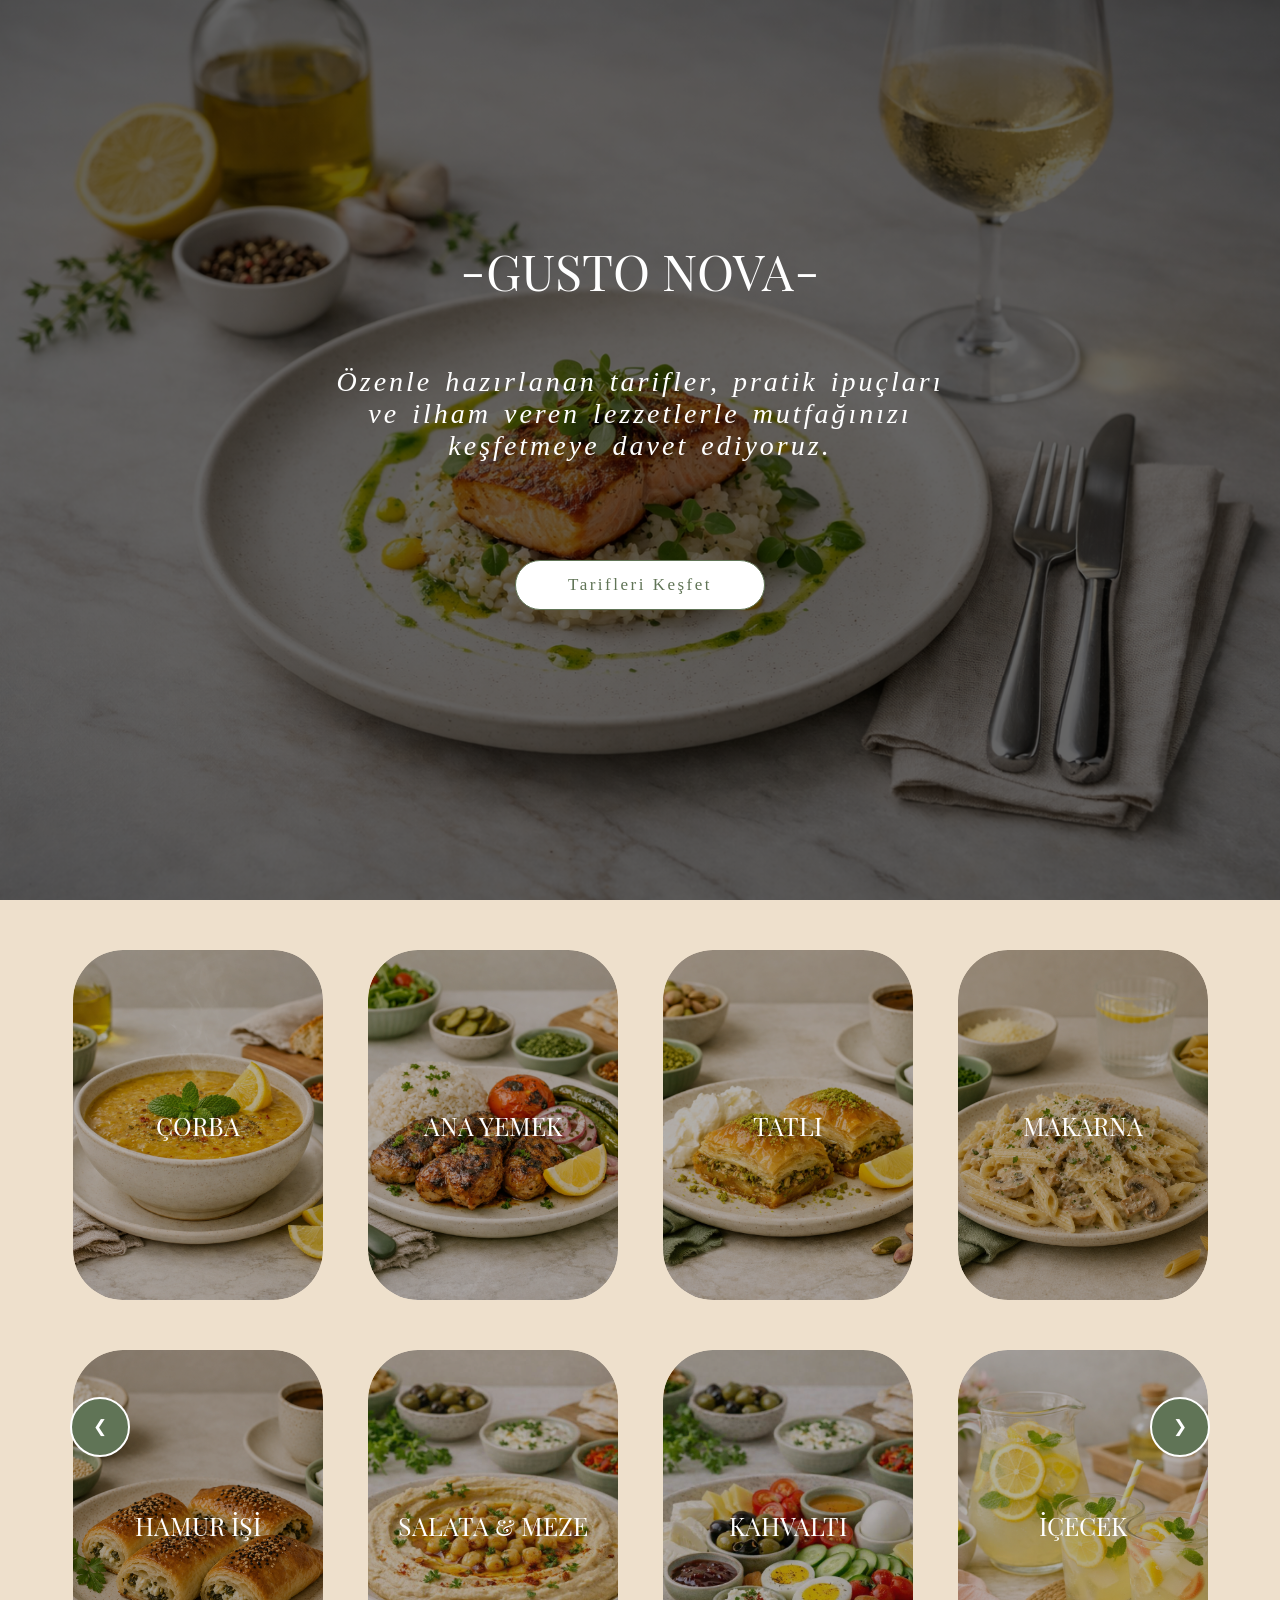
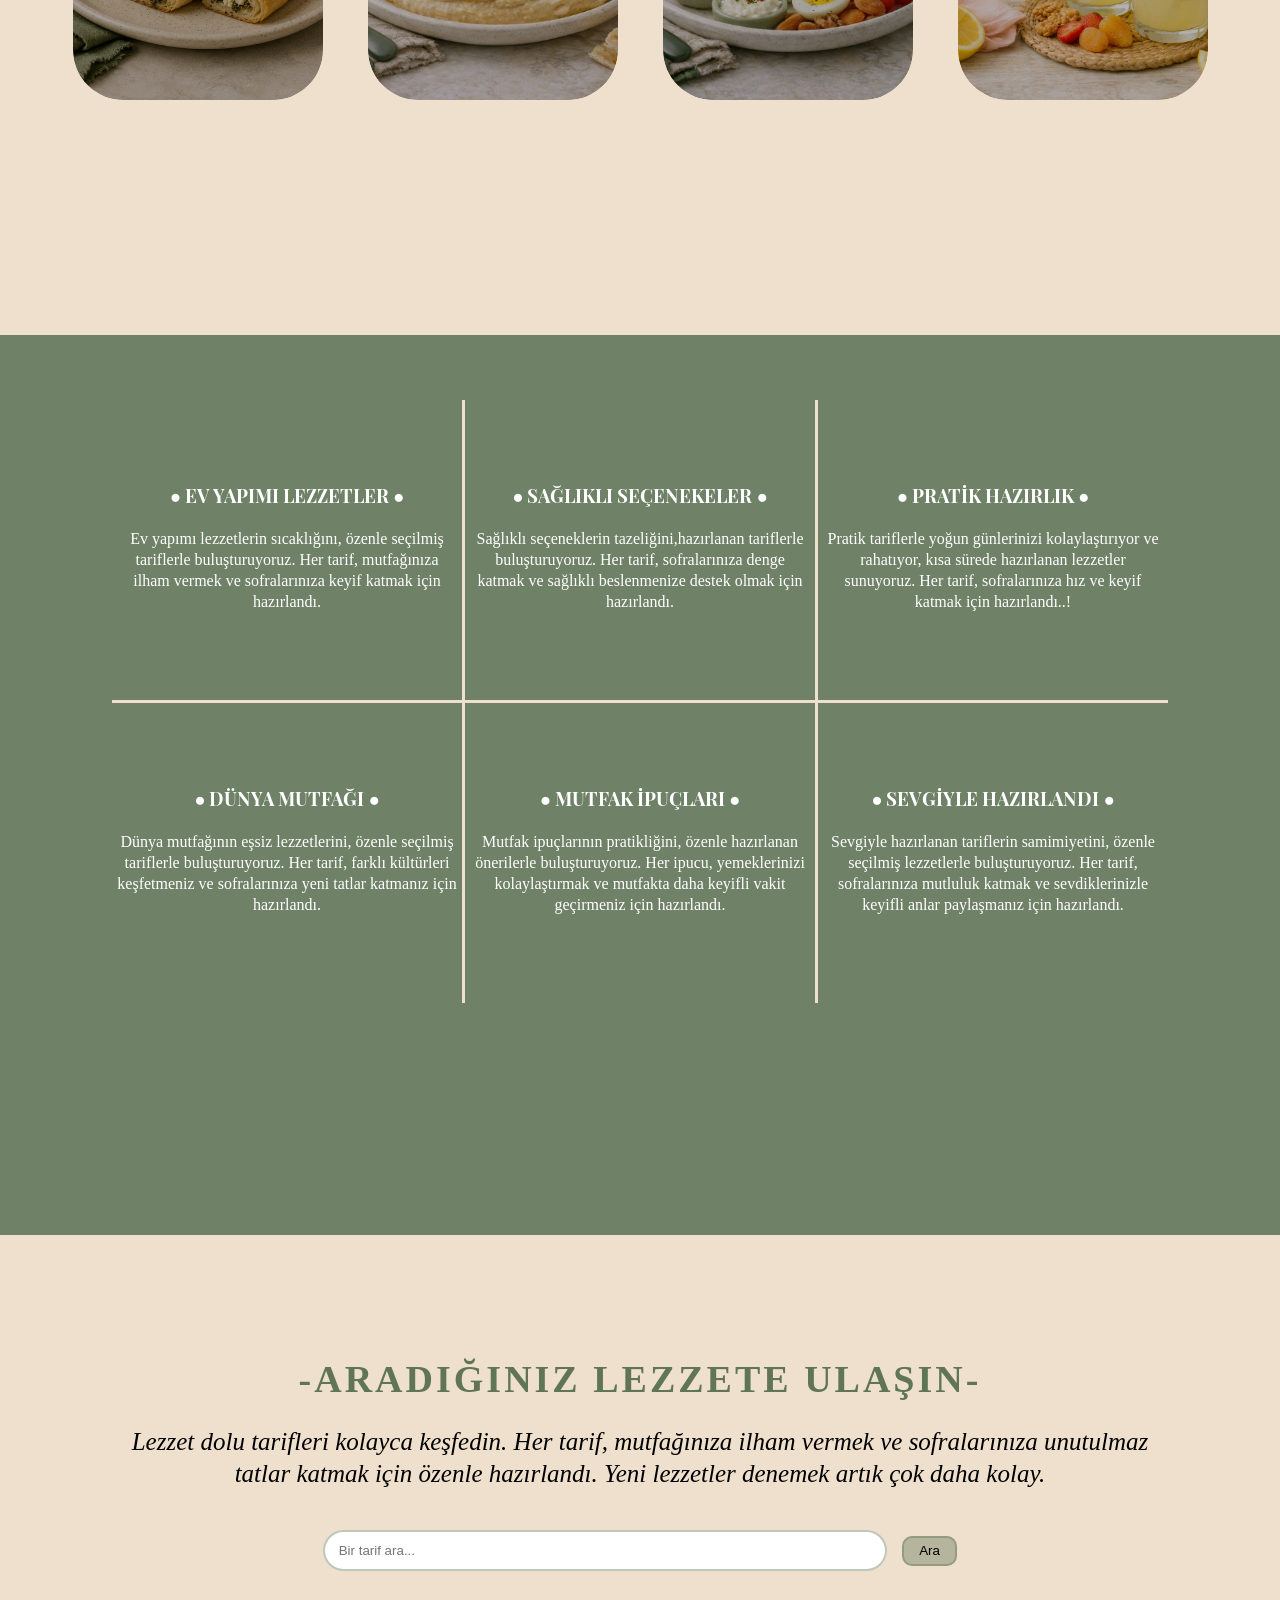
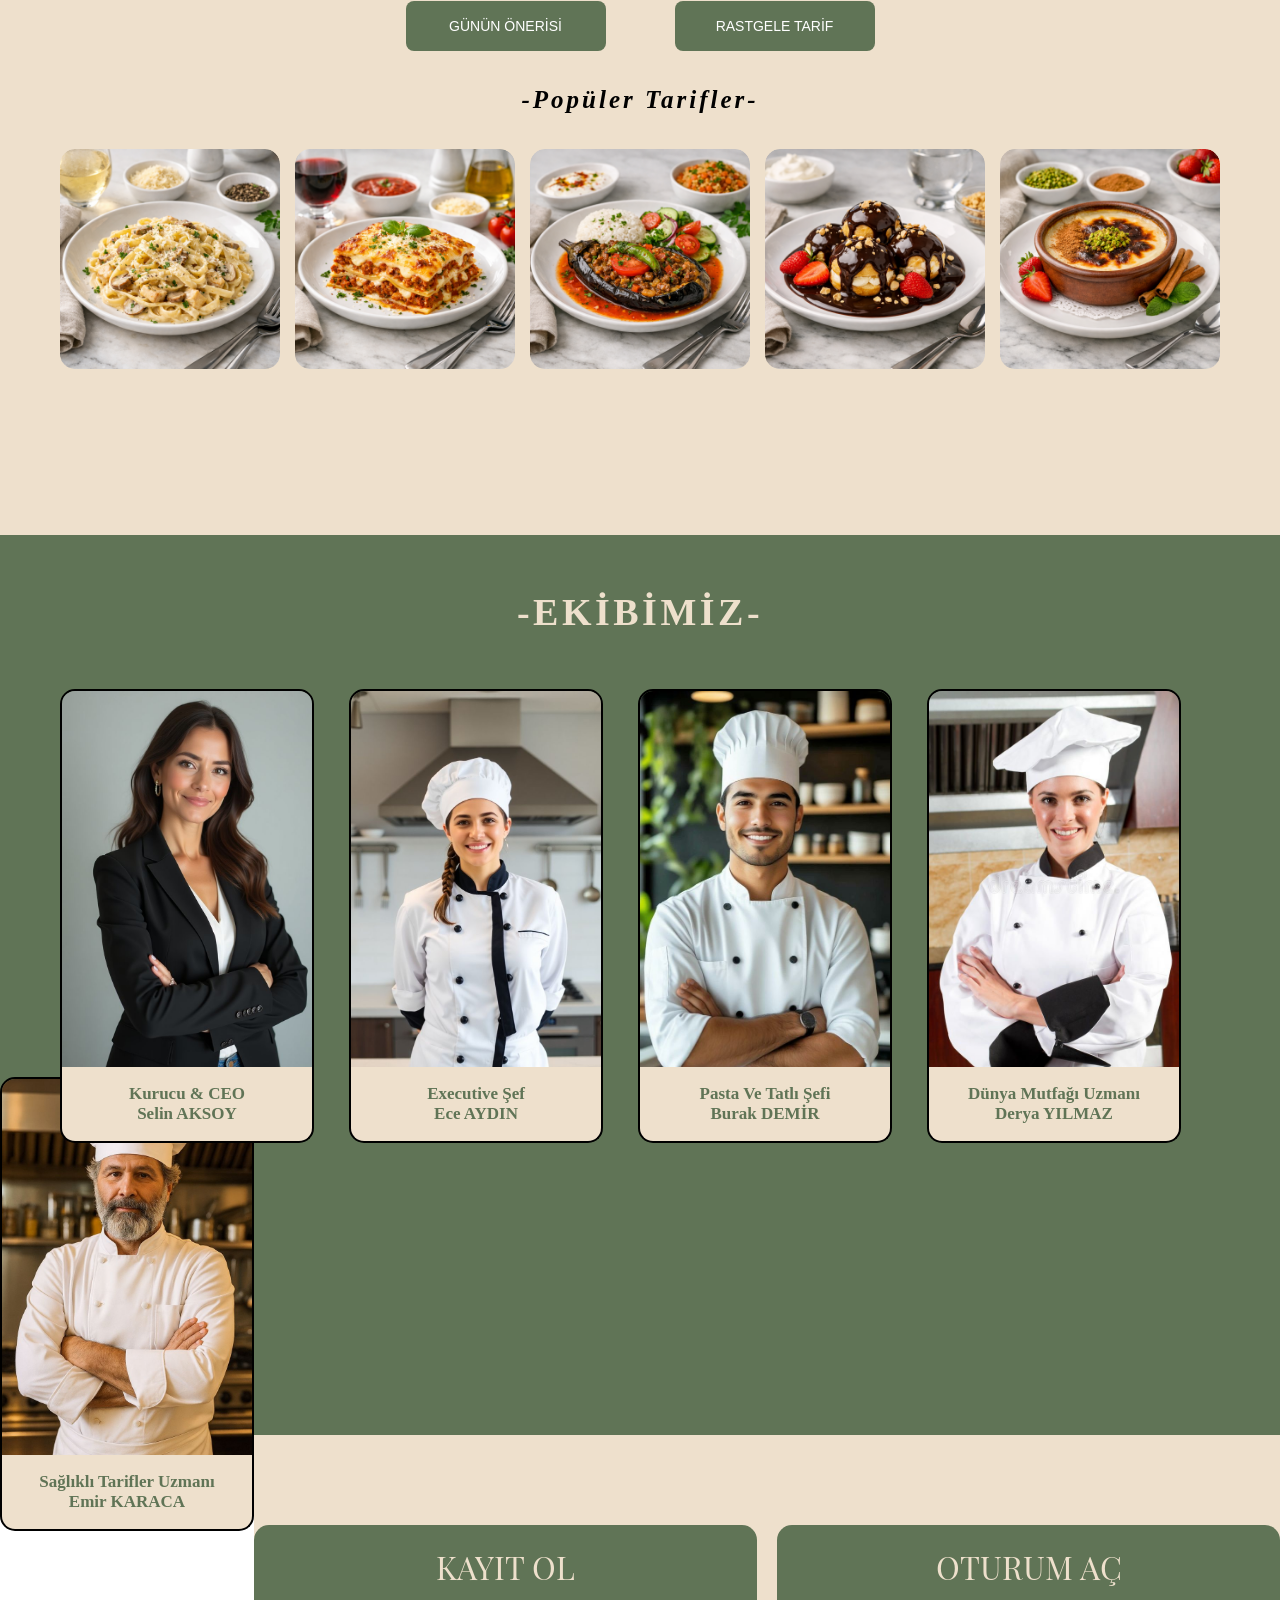
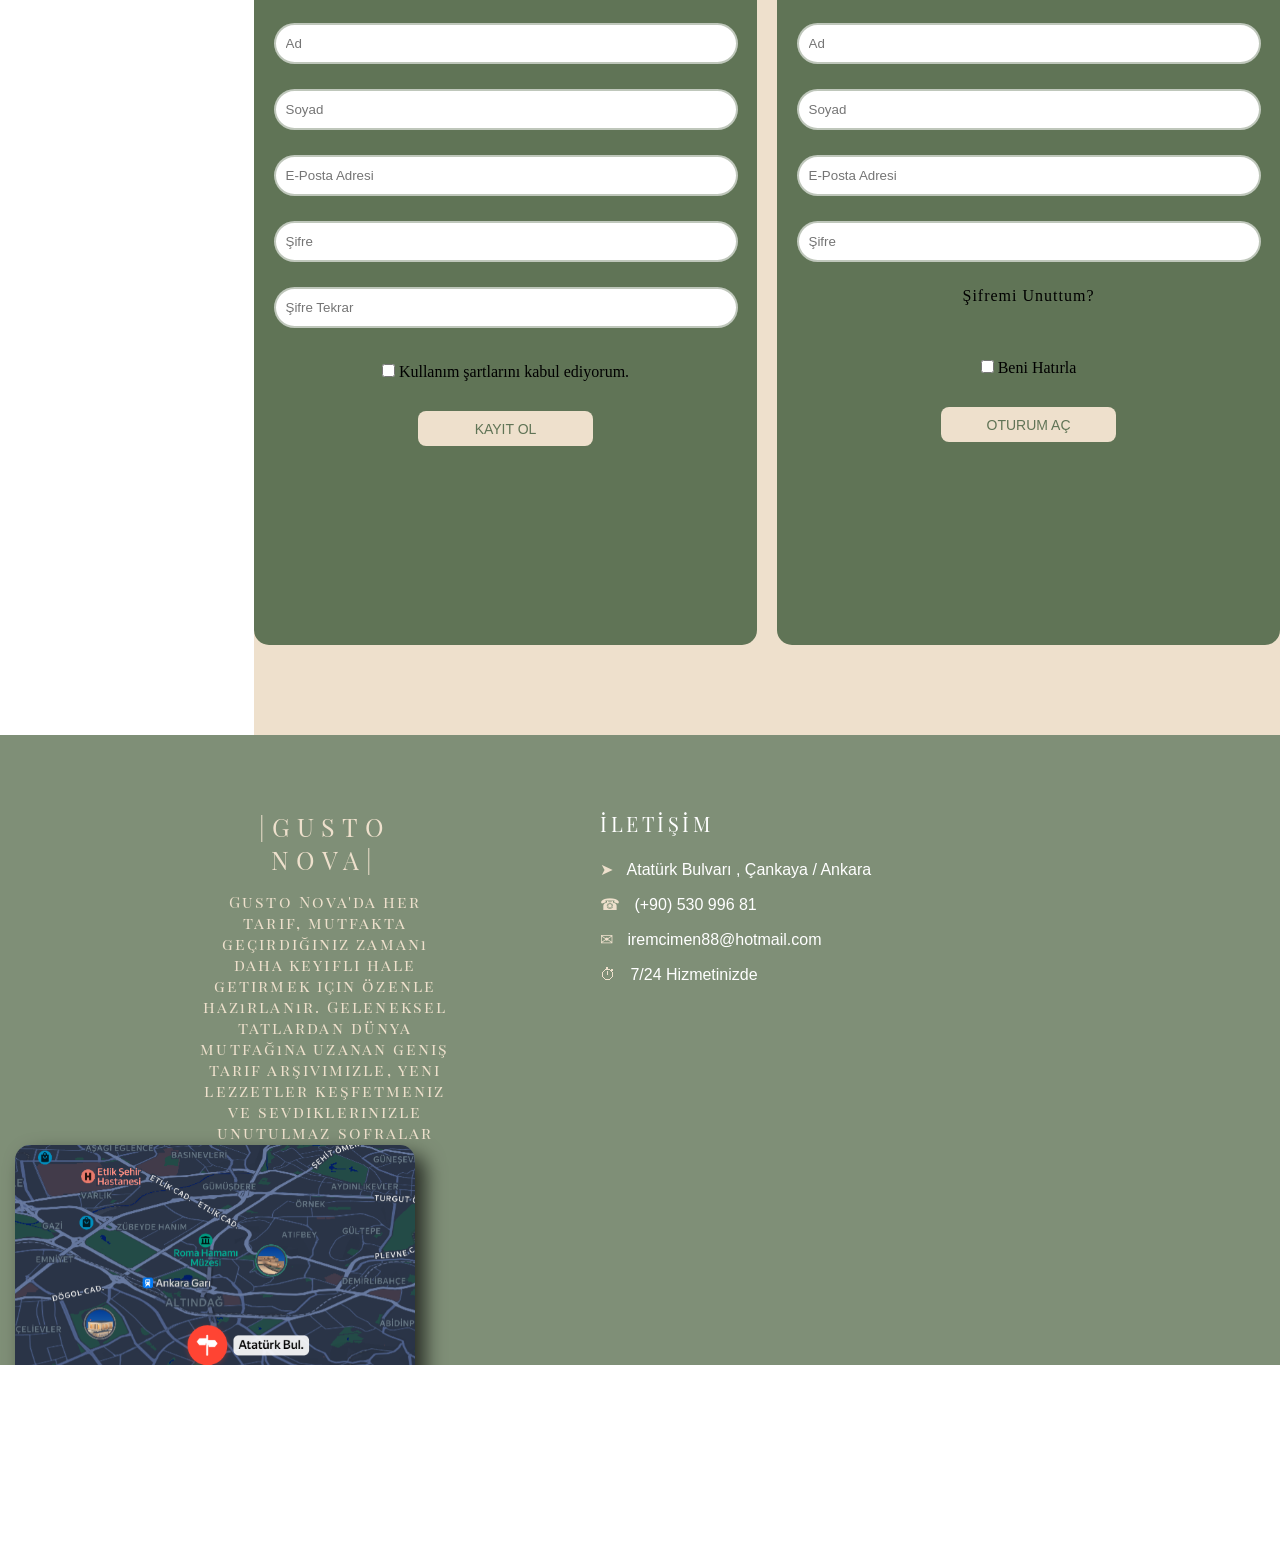
<file: index.html>
<!DOCTYPE html>
<html lang="en">
<head>
    <meta charset="UTF-8">
    <meta name="viewport" content="width=device-width, initial-scale=1.0">
    <title>Gusto Nova | Aradığınız Lezzete Ulaşın</title>
    <link rel="stylesheet" href="style.css">
</head>
<body>

    <div class="genel1">
        <img src="ana.png" alt="">

        <h4>-GUSTO NOVA-</h4>

        <p>
            Özenle hazırlanan tarifler, pratik ipuçları ve ilham veren
            lezzetlerle mutfağınızı keşfetmeye davet ediyoruz.
        </p>

        <a href="#genel2">
            <button>Tarifleri Keşfet</button>
        </a>
    </div>
<div class="slider" id="slider">
    <div class="genel2" id="genel2">

        <div class="satir1">

            <div class="kategori">
                <a href="corbalar.html">
                    <img src="corba.png" alt="">
                    <p>ÇORBA</p>
                </a>
            </div>

            <div class="kategori">
                <a href="">
                    <img src="anay.png" alt="">
                    <p>ANA YEMEK</p>
                </a>
            </div>

            <div class="kategori">
                <a href="">
                    <img src="tatli.png" alt="">
                    <p>TATLI</p>
                </a>
            </div>

            <div class="kategori">
                <a href="">
                    <img src="makarna.png" alt="">
                    <p>MAKARNA</p>
                </a>
            </div>

        </div>

        <div class="satir2">

            <div class="kategori">
                <a href="">
                    <img src="hamur.png" alt="">
                    <p>HAMUR İŞİ</p>
                </a>
            </div>

            <div class="kategori">
                <a href="">
                    <img src="humus.png" alt="">
                    <p>SALATA & MEZE</p>
                </a>
            </div>

            <div class="kategori">
                <a href="">
                    <img src="kahvalt.png" alt="">
                    <p>KAHVALTI</p>
                </a>
            </div>

            <div class="kategori">
                <a href="">
                    <img src="limonata.png" alt="">
                    <p>İÇECEK</p>
                </a>
            </div>

        </div> 
      <div class="oklar">
        <button id="geri1">&#10094;</button>
        <button id="ileri1">&#10095;</button>
      </div>

</div>

     <div class="genel3" id="genel3">
        <div class="satir1">

            <div class="kategori" id="kaydir1">
                <a href="">
                    <img src="yoresel.png" alt="">
                    <p>YÖRESEL</p>
                </a>
            </div>

            <div class="kategori">
                <a href="">
                    <img src="dunya.png" alt="">
                    <p>DÜNYA MUTFAĞI</p>
                </a>
            </div>

            <div class="kategori">
                <a href="">
                    <img src="saglikli.png" alt="">
                    <p>SAĞLIKLI TARİFLER</p>
                </a>
            </div>
            </div>

            <div class="satir2">
            <div class="kategori" id="kaydir2">
                <a href="">
                    <img src="PRATİK.png" alt="">
                    <p>PRATİK TARİFLER</p>
                </a>
            </div>

            <div class="kategori">
                <a href="">
                    <img src="fast.png" alt="">
                    <p>FAST-FOOD</p>
                </a>
            </div>

            <div class="kategori">
                <a href="">
                    <img src="deniz.png" alt="">
                    <p>DENİZ ÜRÜNLERİ</p>
                </a>
            </div>
            </div>
          
             <div class="oklar">
        <button id="geri2">&#10094;</button>
        <button id="ileri2">&#10095;</button>
      </div>

        </div>
</div>

<div class="genel4">
    <div class="sat1">
    <div class="box" id="box1">
        <h3>● EV YAPIMI LEZZETLER ●</h3>
        <p>Ev yapımı lezzetlerin sıcaklığını, özenle seçilmiş tariflerle buluşturuyoruz. Her tarif, mutfağınıza ilham vermek ve sofralarınıza keyif katmak için hazırlandı.</p>
    </div>

    <div class="box" id="box2">
        <h3>● SAĞLIKLI SEÇENEKELER ●</h3>
        <p>Sağlıklı seçeneklerin tazeliğini,hazırlanan tariflerle buluşturuyoruz. Her tarif, sofralarınıza denge katmak ve sağlıklı beslenmenize destek olmak için hazırlandı.</p>
    </div>

    <div class="box" id="box3">
        <h3>● PRATİK HAZIRLIK ●</h3>
        <p>Pratik tariflerle yoğun günlerinizi kolaylaştırıyor ve rahatıyor, kısa sürede hazırlanan lezzetler sunuyoruz. Her tarif, sofralarınıza hız ve keyif katmak için hazırlandı..!</p>
    </div>
    </div>


     <div class="sat2">
    <div class="box" id="box4">
        <h3>● DÜNYA MUTFAĞI ●</h3>
        <p>Dünya mutfağının eşsiz lezzetlerini, özenle seçilmiş tariflerle buluşturuyoruz. Her tarif, farklı kültürleri keşfetmeniz ve sofralarınıza yeni tatlar katmanız için hazırlandı.</p>
    </div>

    <div class="box" id="box5">
        <h3>● MUTFAK İPUÇLARI ●</h3>
        <p>Mutfak ipuçlarının pratikliğini, özenle hazırlanan önerilerle buluşturuyoruz. Her ipucu, yemeklerinizi kolaylaştırmak ve mutfakta daha keyifli vakit geçirmeniz için hazırlandı.</p>
    </div>

    <div class="box" id="box6">
        <h3>● SEVGİYLE HAZIRLANDI ●</h3>
        <p>Sevgiyle hazırlanan tariflerin samimiyetini, özenle seçilmiş lezzetlerle buluşturuyoruz. Her tarif, sofralarınıza mutluluk katmak ve sevdiklerinizle keyifli anlar paylaşmanız için hazırlandı.</p>
    </div>
    </div>
</div>

<div class="genel5">
    <div class="icerik">
    
    <div class="text">
    <h1>-ARADIĞINIZ LEZZETE ULAŞIN-</h1>
    <p>Lezzet dolu tarifleri kolayca keşfedin. Her tarif, mutfağınıza ilham vermek ve sofralarınıza unutulmaz<br> tatlar katmak için özenle hazırlandı. Yeni lezzetler denemek artık çok daha kolay.</p>
    </div>

    <div class="arama">
        <input type="text" placeholder=" Bir tarif ara...">
    <button>Ara</button>
    </div>
    <div class="btn">
        <button class="btn1">GÜNÜN ÖNERİSİ</button>
        <button class="btn2">RASTGELE TARİF</button>
    </div>

    <div class="populer">
        <h4>-Popüler Tarifler-</h4>
        <div class="pop">

                <div class="kart">
                    <img src="kremalımakarna.png" alt="">
                    <div class="overlay">
                    <h3>Kremalı Makarna</h3>
                    </div>
                </div>

                <div class="kart">
                    <img src="lazanya.png" alt="">
                    <div class="overlay">
                    <h3>Lazanya</h3>
                    </div>
                </div>

                <div class="kart">
                    <img src="karniyarik.png" alt="">
                    <div class="overlay">
                    <h3>Karnıyarık</h3>
                    </div>
                </div>

                <div class="kart">
                    <img src="profiterol.png" alt="">
                    <div class="overlay">
                    <h3>Profiterol</h3>
                    </div>
                </div>

                <div class="kart">
                    <img src="fırındasutlac.png" alt="">
                    <div class="overlay">
                    <h3>Fırında Sütlaç</h3>
                    </div>
                </div>


       
       
        
       
        </div>
    </div>

     

    </div>
    </div>

    <div class="genel6">
        <h1>-EKİBİMİZ-</h1>
        <div class="box">

            <div id="patron" class="ekip">
            <img src="patron.jpg" alt="">
            <div class="bilgi">Kurucu & CEO </br> Selin AKSOY  </div>
            </div>

            <div id="k1" class="ekip">
            <img src="k1.jpg" alt="">
            <div class="bilgi">Executive Şef</br> Ece AYDIN  </div>
            </div>

            <div id="e1" class="ekip">
            <img src="e1.jpg" alt="">
            <div class="bilgi">Pasta Ve Tatlı Şefi</br> Burak DEMİR</div>
            </div>

            <div id="k2" class="ekip">
            <img src="k2.jpg" alt="">
            <div class="bilgi">Dünya Mutfağı Uzmanı</br>Derya YILMAZ</div>
            </div>

            <div id="e2" class="ekip">
            <img src="e2.jpg" alt="">
            <div class="bilgi">Sağlıklı Tarifler Uzmanı</br>Emir KARACA</div>
            </div>


        </div>
    </div>

    <div class="genel7">
        <div class="kayit">
        <h1>KAYIT OL</h1>
        <div class="inf">
         <input type="text" placeholder="Ad" id="ad">
          <input type="text" placeholder="Soyad" id="soyad">
           <input type="text" placeholder="E-Posta Adresi" id="mail">
            <input type="text" placeholder="Şifre" id="sfr1">
             <input type="text" placeholder="Şifre Tekrar" id="sfr2">
             </div>

             <label class="check" required>
            <input type="checkbox" >
             Kullanım şartlarını kabul ediyorum.
            </label></br>

            <button>KAYIT OL</button>

        
       
        </div>

        <div class="oturum">
        <h1>OTURUM AÇ</h1>
        <div class="inf">
         <input type="text" placeholder="Ad" id="ad">
          <input type="text" placeholder="Soyad" id="soyad">
           <input type="text" placeholder="E-Posta Adresi" id="mail">
            <input type="text" placeholder="Şifre" id="sfr1">
            
             </div>
              <p>Şifremi Unuttum?</p><br><br><br>

             <label class="check" required>
            <input type="checkbox" >
             Beni Hatırla
            </label></br>

            <button>OTURUM AÇ</button>
        </div>
    </div>

    <div class="genel8">
        <div class="box1">
            <h4>|GUSTO NOVA|</h4>
            <p>Gusto Nova'da her tarif, mutfakta geçirdiğiniz zamanı daha keyifli hale getirmek için özenle hazırlanır. Geleneksel tatlardan dünya mutfağına uzanan geniş tarif arşivimizle, yeni lezzetler keşfetmeniz ve sevdiklerinizle unutulmaz sofralar kurmanız için yanınızdayız.</p>
        </div>

      

        <div class="box3">
            <h4>İLETİŞİM</h4>
            
            <ul>
                <li><a href=""><span class="icon">➤</span> Atatürk Bulvarı , Çankaya / Ankara</a></li>
                <li><a href=""><span class="icon">☎</span> (+90) 530 996 81</a></li>
                <li><a href=""><span class="icon">✉</span> iremcimen88@hotmail.com</a></li>
                <li><a href=""><span class="icon">⏱</span> 7/24 Hizmetinizde</a></li>
            </ul>
        </div>

        <div class="hrt">
            <img src="ankara.png" alt="" width="400px" height="400px">
        </div>

        
    </div>
    

</div>
               
        

    

  
<script src="script.js"></script>
</body>
</html>
</file>
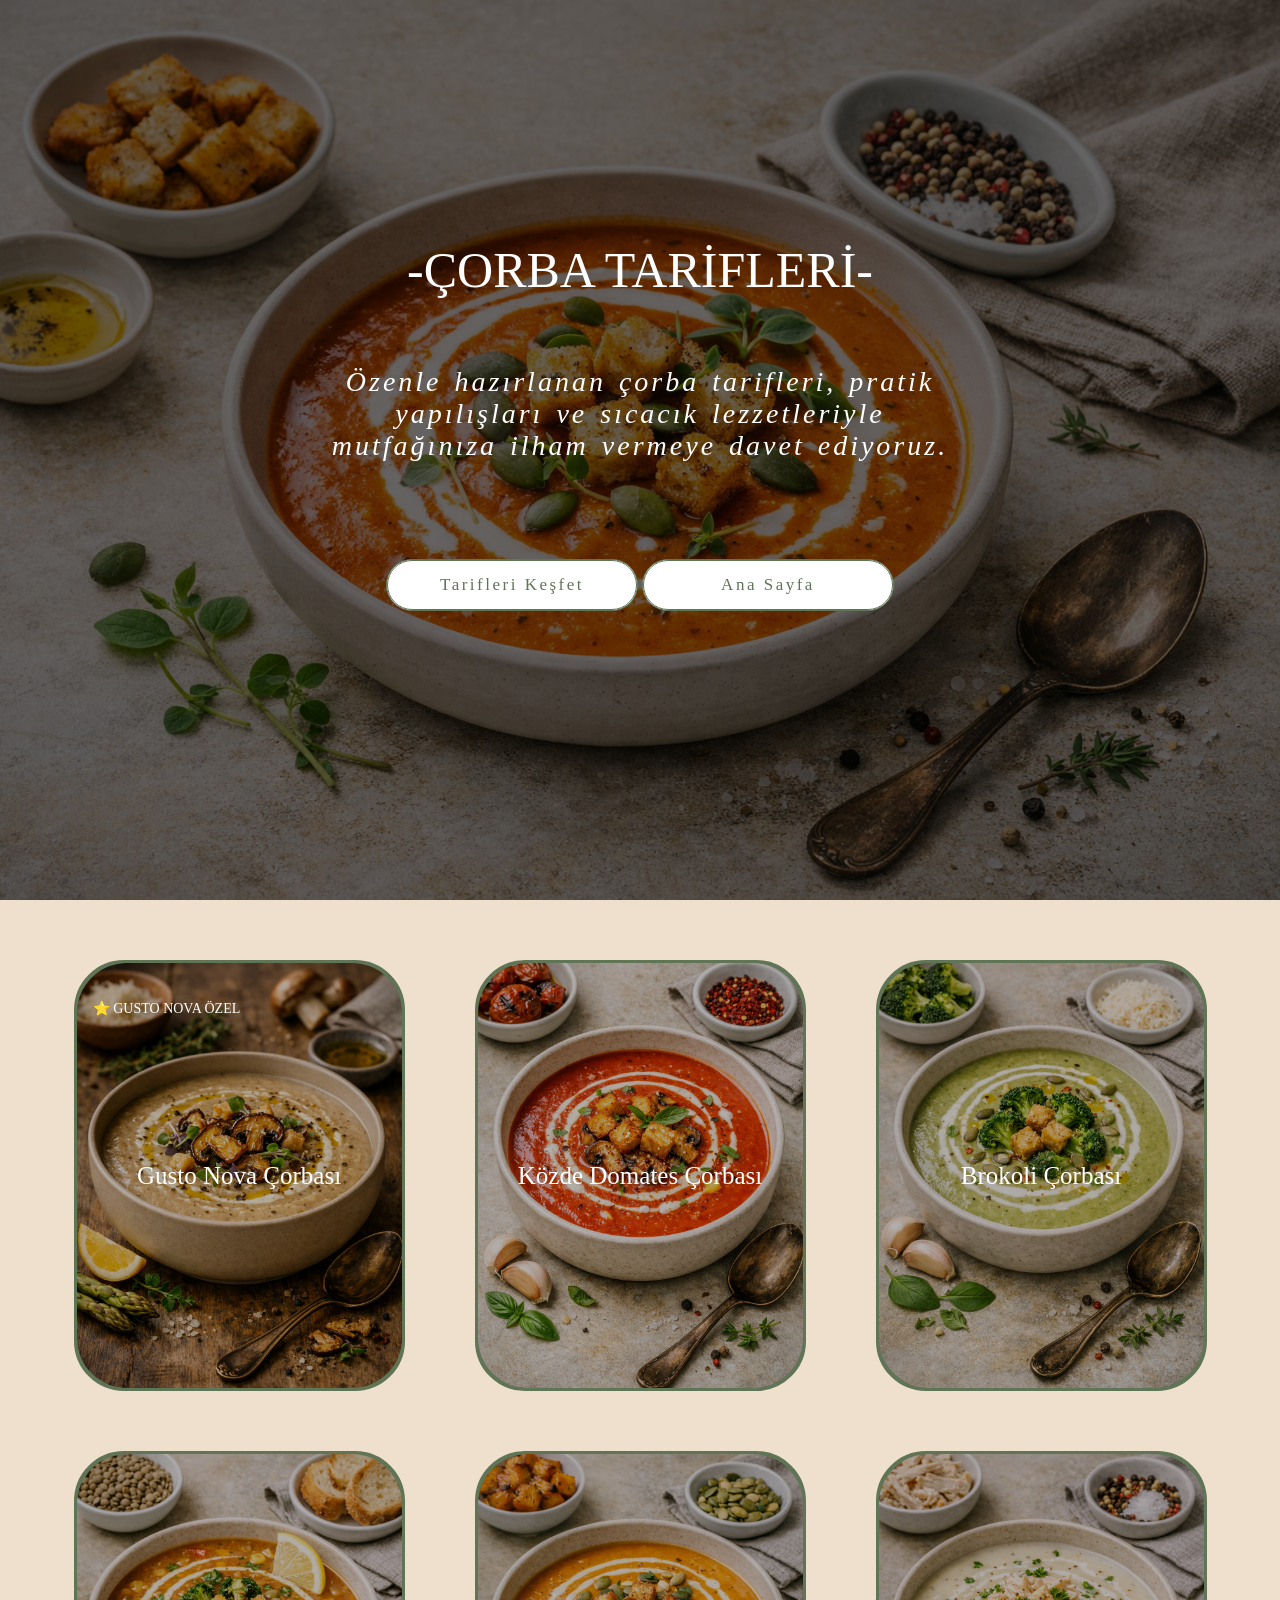
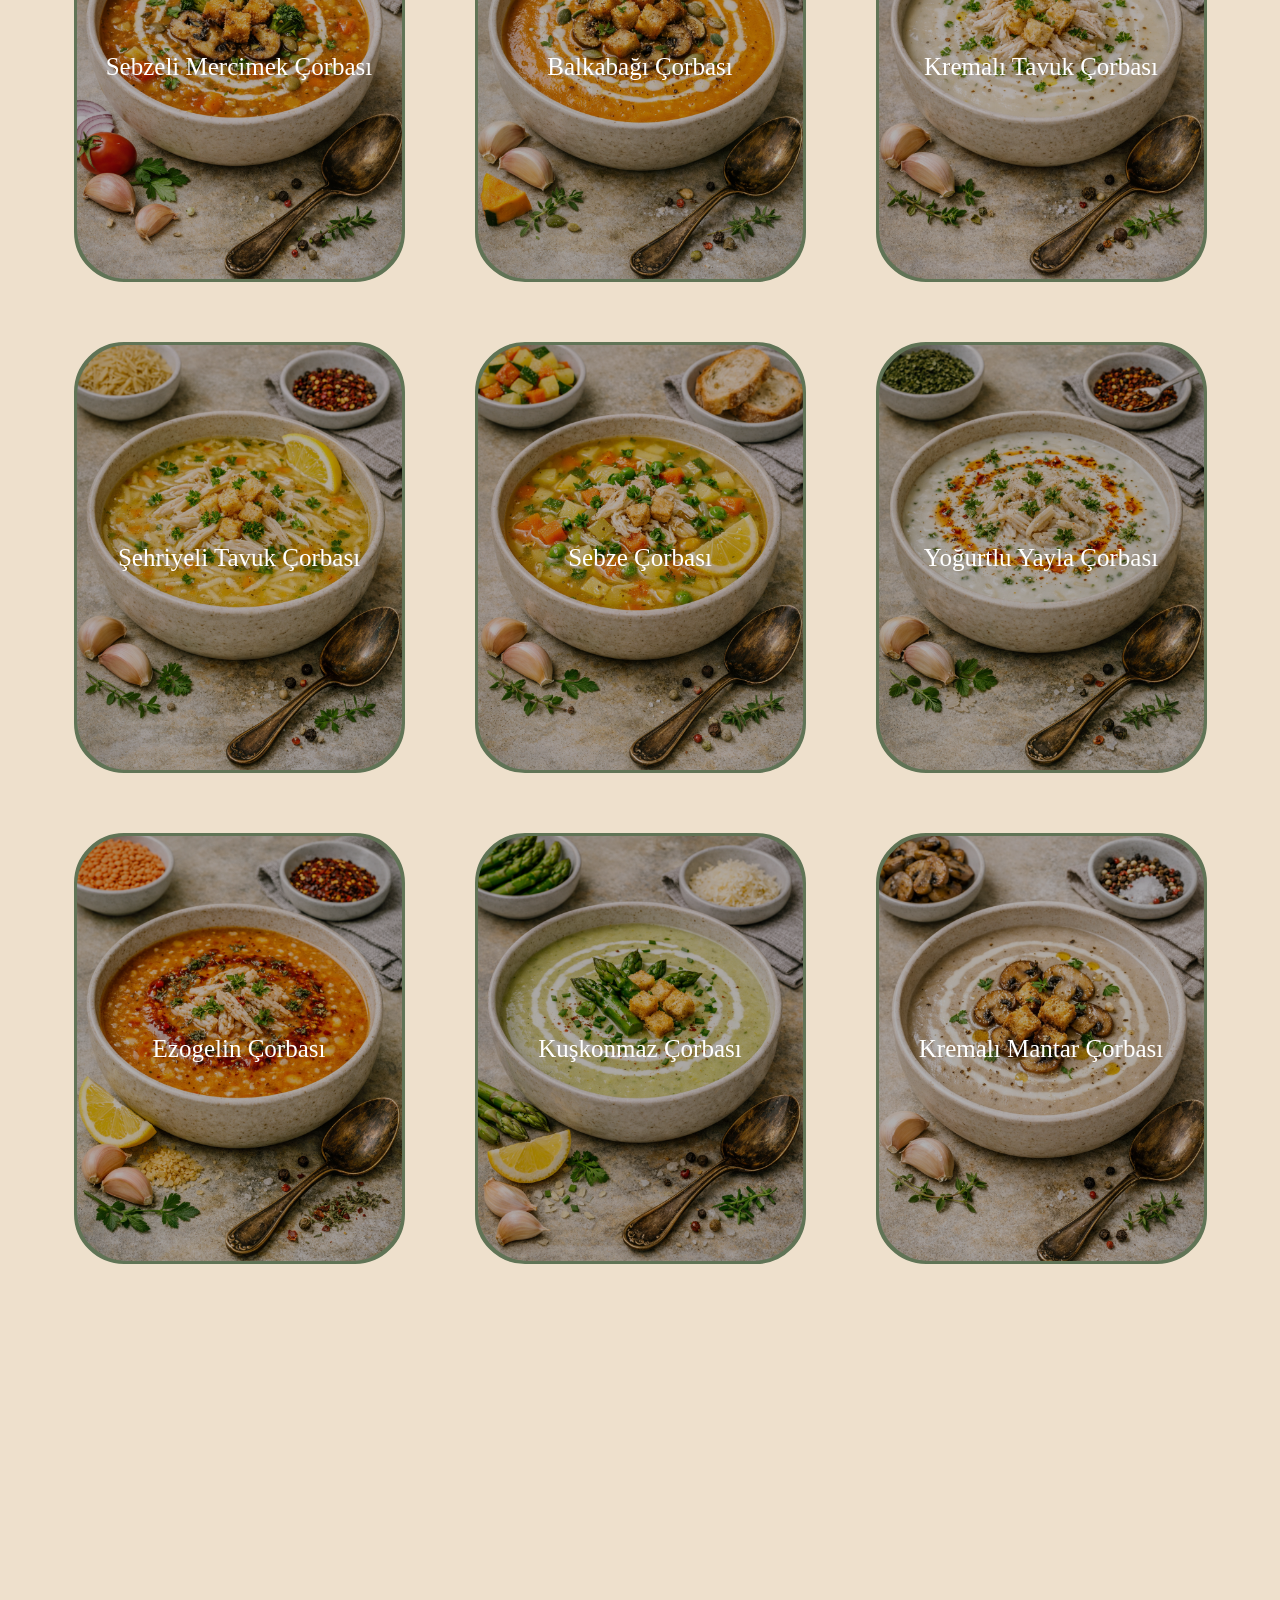
<file: corbalar.html>
<!DOCTYPE html>
<html lang="en">
<head>
    <meta charset="UTF-8">
    <meta name="viewport" content="width=device-width, initial-scale=1.0">
    <title>GUSTO NOVA | Çorbalar</title>
     <link rel="stylesheet" href="corba.css">
</head>
<body>
    <div class="genel1">
        <img src="crb.png" alt="">

         <h4>-ÇORBA TARİFLERİ-</h4>

        <p>
            Özenle hazırlanan çorba tarifleri, pratik yapılışları ve sıcacık lezzetleriyle mutfağınıza ilham vermeye davet ediyoruz.
        </p>

        <a href="#genel2" class="btn1">
            <button >Tarifleri Keşfet</button>
        </a>
            <a href="index.html" class="btn2">
            <button >Ana Sayfa</button>
        </a>
    </div>

    <div class="genel2">
         <div class="genel2" id="genel2">

        <div class="satir1">

            <div class="kategori">
                <a href="ozelcorba.html">
                  <span class="ozel">⭐ GUSTO NOVA ÖZEL</span>
                    <img src="gnzoel.png" alt="">
                    <p>Gusto Nova Çorbası</p>

                    <div class="overlay">
                        <a href="#" class="btn">Tarifi Gör</a>
                    </div>
                </a>
            </div>

           

            <div class="kategori">
                <a href="">
                    <img src="dç.png" alt="">
                    <p>Közde Domates Çorbası</p>

                    <div class="overlay">
                        <a href="#" class="btn">Tarifi Gör</a>
                    </div>
                </a>
            </div>

            <div class="kategori">
                <a href="">
                    <img src="bç.png" alt="">
                    <p>Brokoli Çorbası</p>

                    <div class="overlay">
                        <a href="#" class="btn">Tarifi Gör</a>
                    </div>
                </a>
            </div>

            

        </div>

        <div class="satir2">

            <div class="kategori">
                <a href="">
                    <img src="smç.png" alt="">
                    <p>Sebzeli Mercimek Çorbası</p>

                    <div class="overlay">
                        <a href="#" class="btn">Tarifi Gör</a>
                    </div>
                </a>
            </div>

            <div class="kategori">
                <a href="">
                    <img src="bkç.png" alt="">
                    <p>Balkabağı Çorbası</p>

                    <div class="overlay">
                        <a href="#" class="btn">Tarifi Gör</a>
                    </div>
                </a>
            </div>

            <div class="kategori">
                <a href="">
                    <img src="ktç.png" alt="">
                    <p>Kremalı Tavuk Çorbası</p>

                    <div class="overlay">
                        <a href="#" class="btn">Tarifi Gör</a>
                    </div>
                </a>
            </div>

            

        </div> 

         <div class="satir3">

            <div class="kategori">
                <a href="">
                    <img src="ştç.png" alt="">
                    <p>Şehriyeli Tavuk Çorbası</p>

                    <div class="overlay">
                        <a href="#" class="btn">Tarifi Gör</a>
                    </div>
                </a>
            </div>

            <div class="kategori">
                <a href="">
                    <img src="sç.png" alt="">
                    <p>Sebze Çorbası</p>

                    <div class="overlay">
                        <a href="#" class="btn">Tarifi Gör</a>
                    </div>
                </a>
            </div>

            <div class="kategori">
                <a href="">
                    <img src="yyç.png" alt="">
                    <p>Yoğurtlu Yayla Çorbası</p>

                    <div class="overlay">
                        <a href="#" class="btn">Tarifi Gör</a>
                    </div>
                </a>
            </div>

            
        </div> 

         <div class="satir4">

            <div class="kategori">
                <a href="">
                    <img src="eç.png" alt="">
                    <p>Ezogelin Çorbası</p>

                    <div class="overlay">
                        <a href="#" class="btn">Tarifi Gör</a>
                    </div>
                </a>
            </div>

            <div class="kategori">
                <a href="">
                    <img src="kç.png" alt="">
                    <p>Kuşkonmaz Çorbası</p>

                    <div class="overlay">
                        <a href="#" class="btn">Tarifi Gör</a>
                    </div>
                </a>
            </div>

             <div class="kategori">
                <a href="corbalar.html">
                    <img src="kmç.png" alt="">
                    <p>Kremalı Mantar Çorbası</p>

                    <div class="overlay">
                        <a href="#" class="btn">Tarifi Gör</a>
                    </div>
                </a>
            </div>

            

            

        </div> 
     

</div>
    </div>
    
</body>
</html>
</file>
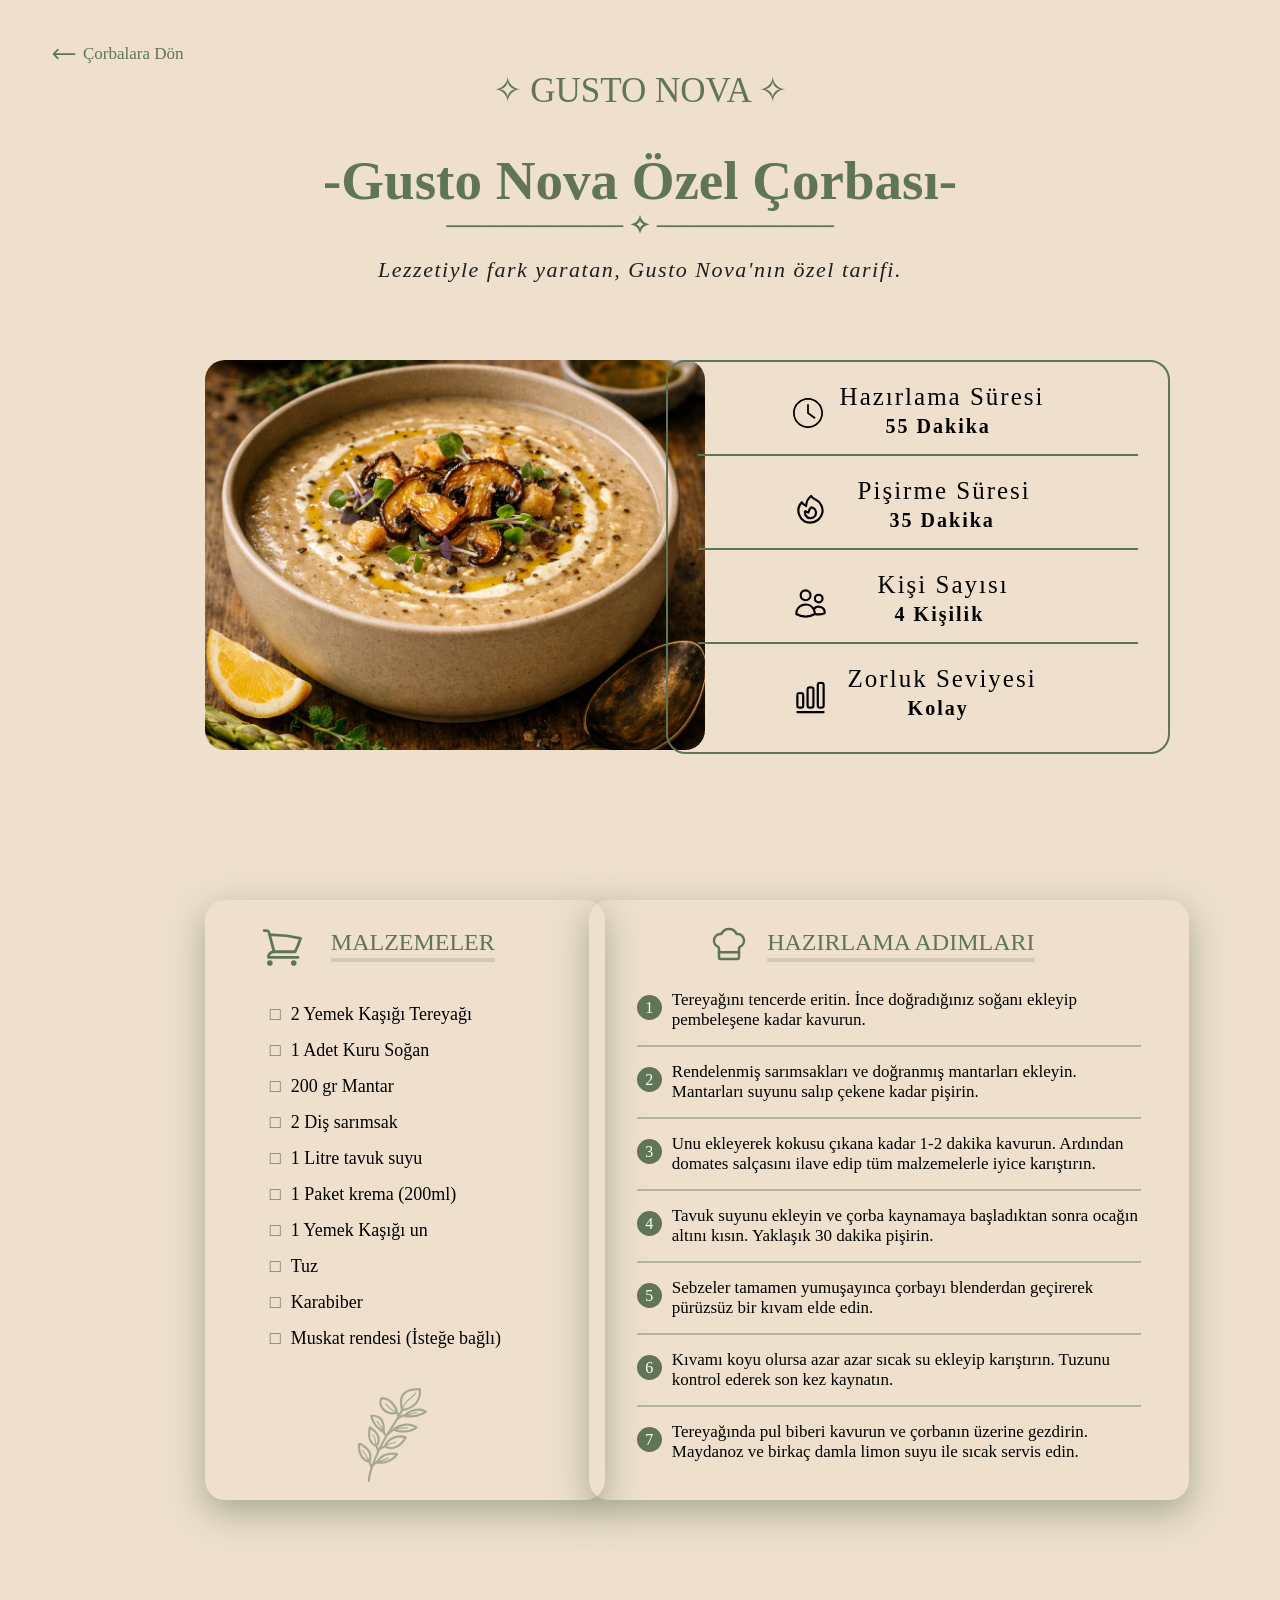
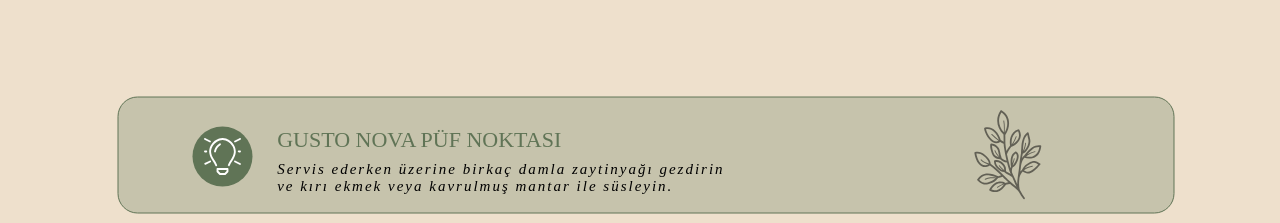
<file: ozelcorba.html>
<!DOCTYPE html>
<html lang="en">
<head>
    <meta charset="UTF-8">
    <meta name="viewport" content="width=device-width, initial-scale=1.0">
    <title>Gusto Nova Özel Çorbası</title>
    <link rel="stylesheet" href="ozelcorba.css">
</head>
<body>
    <div class="genel1">
        <a href="corbalar.html" class="geri">
        <svg xmlns="http://www.w3.org/2000/svg" fill="none" viewBox="0 0 24 24" stroke-width="1.5" stroke="currentColor" class="size-6">
        <path stroke-linecap="round" stroke-linejoin="round" d="M6.75 15.75 3 12m0 0 3.75-3.75M3 12h18" />
        </svg>
            <span>Çorbalara Dön</span>
        </a>

            <h4>✧ GUSTO NOVA ✧</h4>
            <h5>-Gusto Nova Özel Çorbası-</h5>
            <h6>────────── ✧ ──────────</h6>
            <P class="slogan">Lezzetiyle fark yaratan, Gusto Nova'nın özel tarifi.</P>

            <img src="gnzoel.png" alt="">

            <div class="inf">

                <div class="inf1">
                <div class="ikon">
                <svg fill="#000000" viewBox="0 0 1920 1920" xmlns="http://www.w3.org/2000/svg"><g id="SVGRepo_bgCarrier" stroke-width="0"></g><g id="SVGRepo_tracerCarrier" stroke-linecap="round" stroke-linejoin="round"></g><g id="SVGRepo_iconCarrier"> <path d="M960 112.941c-467.125 0-847.059 379.934-847.059 847.059 0 467.125 379.934 847.059 847.059 847.059 467.125 0 847.059-379.934 847.059-847.059 0-467.125-379.934-847.059-847.059-847.059M960 1920C430.645 1920 0 1489.355 0 960S430.645 0 960 0s960 430.645 960 960-430.645 960-960 960m417.905-575.955L903.552 988.28V395.34h112.941v536.47l429.177 321.77-67.765 90.465Z" fill-rule="evenodd"></path> </g></svg>
                </div>
                <div class="yazi">Hazırlama Süresi <br> <b class="dk">55 Dakika</b> </div>
                </div>

                <div class="inf2">
                <div class="ikon">
                <svg xmlns="http://www.w3.org/2000/svg" fill="none" viewBox="0 0 24 24" stroke-width="1.5" stroke="currentColor" class="size-6">
                <path stroke-linecap="round" stroke-linejoin="round" d="M15.362 5.214A8.252 8.252 0 0 1 12 21 8.25 8.25 0 0 1 6.038 7.047 8.287 8.287 0 0 0 9 9.601a8.983 8.983 0 0 1 3.361-6.867 8.21 8.21 0 0 0 3 2.48Z" />
                <path stroke-linecap="round" stroke-linejoin="round" d="M12 18a3.75 3.75 0 0 0 .495-7.468 5.99 5.99 0 0 0-1.925 3.547 5.975 5.975 0 0 1-2.133-1.001A3.75 3.75 0 0 0 12 18Z" />
                </svg>
                </div>
                <div class="yazi">Pişirme Süresi <br> <b class="dk">35 Dakika</b> </div>
                </div>


                <div class="inf3">
                <div class="ikon">
                <svg xmlns="http://www.w3.org/2000/svg" fill="none" viewBox="0 0 24 24" stroke-width="1.5" stroke="currentColor" class="size-6">
                <path stroke-linecap="round" stroke-linejoin="round" d="M15 19.128a9.38 9.38 0 0 0 2.625.372 9.337 9.337 0 0 0 4.121-.952 4.125 4.125 0 0 0-7.533-2.493M15 19.128v-.003c0-1.113-.285-2.16-.786-3.07M15 19.128v.106A12.318 12.318 0 0 1 8.624 21c-2.331 0-4.512-.645-6.374-1.766l-.001-.109a6.375 6.375 0 0 1 11.964-3.07M12 6.375a3.375 3.375 0 1 1-6.75 0 3.375 3.375 0 0 1 6.75 0Zm8.25 2.25a2.625 2.625 0 1 1-5.25 0 2.625 2.625 0 0 1 5.25 0Z" />
                </svg>
                </div>
                <div class="yazi">Kişi Sayısı <br> <b class="dk">4 Kişilik</b> </div>
                </div>


                 <div class="inf4">
                <div class="ikon">
                    <svg viewBox="0 0 24 24" fill="none" xmlns="http://www.w3.org/2000/svg"><g id="SVGRepo_bgCarrier" stroke-width="0"></g><g id="SVGRepo_tracerCarrier" stroke-linecap="round" stroke-linejoin="round"></g><g id="SVGRepo_iconCarrier"> <path d="M3 22H21" stroke="#000000" stroke-width="1.5" stroke-linecap="round" stroke-linejoin="round"></path> <path d="M3 11C3 10.0572 3 9.58579 3.29289 9.29289C3.58579 9 4.05719 9 5 9C5.94281 9 6.41421 9 6.70711 9.29289C7 9.58579 7 10.0572 7 11V17C7 17.9428 7 18.4142 6.70711 18.7071C6.41421 19 5.94281 19 5 19C4.05719 19 3.58579 19 3.29289 18.7071C3 18.4142 3 17.9428 3 17V11Z" stroke="#000000" stroke-width="1.5"></path> <path d="M10 7C10 6.05719 10 5.58579 10.2929 5.29289C10.5858 5 11.0572 5 12 5C12.9428 5 13.4142 5 13.7071 5.29289C14 5.58579 14 6.05719 14 7V17C14 17.9428 14 18.4142 13.7071 18.7071C13.4142 19 12.9428 19 12 19C11.0572 19 10.5858 19 10.2929 18.7071C10 18.4142 10 17.9428 10 17V7Z" stroke="#000000" stroke-width="1.5"></path> <path d="M17 4C17 3.05719 17 2.58579 17.2929 2.29289C17.5858 2 18.0572 2 19 2C19.9428 2 20.4142 2 20.7071 2.29289C21 2.58579 21 3.05719 21 4V17C21 17.9428 21 18.4142 20.7071 18.7071C20.4142 19 19.9428 19 19 19C18.0572 19 17.5858 19 17.2929 18.7071C17 18.4142 17 17.9428 17 17V4Z" stroke="#000000" stroke-width="1.5"></path> </g></svg>
                </div>
                <div class="yazi">Zorluk Seviyesi<br> <b class="dk">Kolay</b> </div>
                </div>

            </div>

            <div class="ing">
                <div class="ikon1">
                  <svg xmlns="http://www.w3.org/2000/svg" fill="none" viewBox="0 0 24 24" stroke-width="1.5" stroke="#607456" class="size-6">
                 <path stroke-linecap="round" stroke-linejoin="round" d="M2.25 3h1.386c.51 0 .955.343 1.087.835l.383 1.437M7.5 14.25a3 3 0 0 0-3 3h15.75m-12.75-3h11.218c1.121-2.3 2.1-4.684 2.924-7.138a60.114 60.114 0 0 0-16.536-1.84M7.5 14.25 5.106 5.272M6 20.25a.75.75 0 1 1-1.5 0 .75.75 0 0 1 1.5 0Zm12.75 0a.75.75 0 1 1-1.5 0 .75.75 0 0 1 1.5 0Z" />
                </svg>
                <h2>MALZEMELER</h2>
                
                <div class="liste">
                    <ul>
                        <li>2 Yemek Kaşığı Tereyağı</li>
                        <li>1 Adet Kuru Soğan</li>
                        <li>200 gr Mantar</li>
                        <li>2 Diş sarımsak</li>
                        <li>1 Litre tavuk suyu</li>
                        <li>1 Paket krema (200ml)</li>
                        <li>1 Yemek Kaşığı un</li>
                        <li>Tuz</li>
                        <li>Karabiber</li>
                        <li>Muskat rendesi (İsteğe bağlı)</li>
                    </ul>
                   
                </div>
                </div>
                 <div class="ikon2">
                    <svg fill="#607456" viewBox="0 0 100 100" style="fill-rule:evenodd;clip-rule:evenodd;stroke-linejoin:round;stroke-miterlimit:2;" version="1.1" xml:space="preserve" xmlns="http://www.w3.org/2000/svg" xmlns:serif="http://www.serif.com/" xmlns:xlink="http://www.w3.org/1999/xlink"><g id="SVGRepo_bgCarrier" stroke-width="0"></g><g id="SVGRepo_tracerCarrier" stroke-linecap="round" stroke-linejoin="round"></g><g id="SVGRepo_iconCarrier"> <g id="Icon"> <path d="M58.074,27.236c-0.69,1.124 -1.318,2.286 -1.933,3.455c-0.048,-0.116 -0.097,-0.227 -0.145,-0.331c-0.065,-0.14 -0.165,-0.364 -0.287,-0.577c-0.001,-0.053 -0.006,-0.107 -0.016,-0.161c-0.729,-4.007 -2.676,-7.121 -5.543,-9.988c-0.963,-0.962 -2.086,-2.108 -3.343,-2.682c-1.929,-0.882 -4.388,-1.247 -6.504,-1.247c-0.531,-0 -0.966,0.415 -0.998,0.938c-0.412,0.797 -0.588,1.749 -0.727,2.605c-0.942,5.806 4.497,10.89 9.874,11.965c1.914,0.383 3.726,-0.176 5.606,-0.262c0.049,0.097 0.1,0.201 0.124,0.251c0.163,0.353 0.354,0.808 0.463,1.273c0.079,0.333 0.136,0.672 0.031,0.952c-0.013,0.035 -0.024,0.071 -0.033,0.107c-0.306,0.565 -0.619,1.127 -0.944,1.681c-0.048,0.072 -0.09,0.143 -0.126,0.214c-0.246,0.415 -0.5,0.825 -0.764,1.229c-2.76,4.229 -5.458,8.411 -8.012,12.643c-0.307,-0.343 -0.622,-0.736 -0.867,-1.14c-0.2,-0.33 -0.368,-0.658 -0.368,-0.97c0,-0.108 -0.017,-0.212 -0.049,-0.309c-0.008,-0.041 -0.018,-0.08 -0.031,-0.119c0.033,-0.098 0.05,-0.204 0.05,-0.313c0,-2.288 -0.037,-4.814 -0.62,-7.104c-0.626,-2.462 -1.868,-4.655 -4.251,-6.096c-1.482,-0.896 -3.4,-1.573 -5.129,-1.741c-0.149,-0.015 -1.441,0.021 -1.73,0.03c-0.266,-0.121 -0.581,-0.126 -0.862,0.015c-0.321,0.16 -0.518,0.47 -0.549,0.803c-0.049,0.156 -0.061,0.325 -0.027,0.496c1.065,5.324 3.315,8.762 7.467,12.284c0.625,0.529 1.814,1.695 2.92,2.352c0.308,0.183 0.615,0.328 0.909,0.427c0.109,0.423 0.303,0.859 0.56,1.281c0.425,0.702 1.016,1.379 1.51,1.892c-2.124,3.593 -4.137,7.234 -5.988,10.981c-0.202,-0.495 -0.399,-0.994 -0.587,-1.495c-0.051,-0.136 -0.125,-0.469 -0.224,-0.763c2.517,-3.029 2.444,-6.569 0.973,-9.777c-1.454,-3.174 -4.317,-6.006 -7.264,-7.579c-0.149,-0.18 -0.36,-0.309 -0.607,-0.35c-0.545,-0.091 -1.06,0.277 -1.151,0.822l-0.011,0.063c-0.002,0.014 -0.005,0.028 -0.007,0.042c-0.848,5.114 -1.415,10.405 2.073,14.807c0.529,0.668 1.444,1.6 2.433,2.241c0.584,0.378 1.198,0.651 1.785,0.76c0.049,0.179 0.102,0.369 0.128,0.436c0.404,1.079 0.849,2.147 1.3,3.202c-1.52,3.243 -2.914,6.571 -4.15,10.024c-0.286,0.801 -0.573,1.591 -0.854,2.374c-0.283,-0.723 -0.6,-1.437 -0.862,-2.126c0.163,-1.507 0.431,-2.847 0.557,-4.137c0.217,-2.235 0.036,-4.332 -1.588,-6.798c-0.536,-0.815 -1.266,-1.532 -1.953,-2.219c-0.837,-0.837 -1.747,-1.62 -2.749,-2.255c-0.647,-0.41 -1.797,-1.367 -2.823,-1.907c-0.596,-0.314 -1.172,-0.491 -1.641,-0.491c-0.396,-0 -0.739,0.231 -0.901,0.565c-0.231,0.183 -0.379,0.466 -0.379,0.784c0,1.066 -0.274,2.136 -0.221,3.238c0.217,4.554 1.863,8.716 5.435,11.648c0.752,0.616 1.651,1.008 2.552,1.386c0.655,0.274 1.313,0.536 1.867,0.949c0.264,0.669 0.579,1.36 0.854,2.058c0.317,0.804 0.588,1.617 0.588,2.419c-0,0.119 0.02,0.232 0.058,0.338c-1.216,3.642 -2.18,7.265 -2.433,11.317c-0.035,0.55 0.384,1.026 0.935,1.06c0.551,0.035 1.026,-0.385 1.061,-0.935c0.299,-4.784 1.639,-8.946 3.187,-13.282c0.841,-1.044 1.741,-1.973 2.869,-2.665c0.142,0.12 0.319,0.2 0.516,0.225c7.254,0.914 14.855,-1.905 18.934,-8.17c0.301,-0.463 0.17,-1.083 -0.293,-1.384c-0.119,-0.077 -0.248,-0.126 -0.38,-0.148c-0.064,-0.029 -0.132,-0.052 -0.203,-0.068c-6.893,-1.499 -14.991,0.896 -18.536,7.267c-0.028,0.01 -0.055,0.022 -0.082,0.034c-0.47,0.22 -0.909,0.469 -1.323,0.745c1.273,-3.46 2.705,-6.796 4.266,-10.048c0.053,-0.034 0.104,-0.074 0.152,-0.12c1.273,-1.22 2.889,-1.983 4.468,-2.752c0.078,0.104 0.177,0.195 0.296,0.264c5.182,3.048 11.901,0.332 15.718,-3.648c1.357,-1.414 2.326,-3.35 3.541,-4.903c0.054,-0.069 0.097,-0.142 0.13,-0.219c0.095,-0.09 0.173,-0.201 0.228,-0.328c0.217,-0.508 -0.018,-1.096 -0.525,-1.313c-5.441,-2.332 -13.251,-0.666 -17.117,3.78c-0.613,0.705 -1.572,1.75 -2.153,2.846c-0.261,0.492 -0.446,0.996 -0.527,1.494c-0.785,0.389 -1.584,0.771 -2.36,1.19c1.684,-3.253 3.488,-6.434 5.375,-9.583c1.655,-1.767 3.515,-3.6 5.629,-4.804c0.288,0.163 0.653,0.287 0.838,0.38c1.581,0.791 2.921,0.954 4.676,1.087c3.85,0.29 7.81,0.17 11.414,-1.342c1.202,-0.504 2.954,-1.24 3.983,-2.229c0.147,-0.067 0.28,-0.17 0.383,-0.309c0.332,-0.441 0.242,-1.069 -0.2,-1.4c-4.806,-3.605 -11.244,-3.507 -16.721,-1.272c-1.377,0.561 -2.746,1.222 -3.924,2.138c-0.224,0.174 -0.598,0.425 -0.854,0.7c-0.098,0.105 -0.182,0.214 -0.252,0.325c-0.447,0.241 -0.885,0.508 -1.312,0.795c1.537,-2.431 3.112,-4.859 4.707,-7.303c0.255,-0.391 0.501,-0.787 0.739,-1.187c0.055,-0.069 0.1,-0.145 0.136,-0.229l0.006,-0.01c0.043,-0.04 0.206,-0.19 0.314,-0.267c0.313,-0.225 0.654,-0.427 0.852,-0.581c1.14,-0.88 2.106,-1.589 3.508,-2.005c0.172,-0.051 0.443,-0.111 0.713,-0.137c0.034,-0.004 0.074,-0.005 0.116,-0.006c0.101,0.054 0.211,0.091 0.325,0.108c0.125,0.104 0.279,0.197 0.461,0.268c0.343,0.133 0.854,0.2 1.051,0.239c1.305,0.261 2.649,0.201 3.972,0.201c3.588,-0 6.535,-0.777 9.845,-2.045c1.747,-0.669 3.57,-1.308 4.988,-2.569c0.412,-0.366 0.449,-0.999 0.083,-1.411c-0.094,-0.106 -0.206,-0.187 -0.327,-0.243c-5.75,-3.276 -11.779,-2.045 -17.33,1.14c-0.631,0.362 -1.21,0.923 -1.772,1.479c-0.306,0.303 -0.603,0.608 -0.916,0.837c-0.053,-0.004 -0.107,-0.007 -0.163,-0.009c-0.557,-0.017 -1.238,0.119 -1.614,0.231c-0.735,0.217 -1.372,0.498 -1.97,0.833c0.722,-1.38 1.448,-2.757 2.262,-4.082c7.637,-1.259 13.869,-5.119 16.16,-13.057c0.634,-2.198 0.375,-4.117 0.454,-6.313c0.006,-0.163 -0.028,-0.318 -0.092,-0.456c0.01,-0.058 0.016,-0.117 0.015,-0.178c-0.002,-0.551 -0.452,-0.998 -1.004,-0.996c-2.615,0.011 -5.641,0.133 -8.445,0.819c-2.954,0.722 -5.658,2.071 -7.479,4.482c-1.242,1.644 -1.854,3.684 -2.057,5.845c-0.28,2.973 0.216,6.18 0.759,8.784Zm-5.192,40.773c-3.221,4.022 -8.225,6.115 -13.332,6.206c2.585,-0.805 5.05,-1.893 7.476,-3.189c0.243,-0.131 0.335,-0.434 0.205,-0.677c-0.13,-0.244 -0.434,-0.335 -0.677,-0.205c-2.632,1.407 -5.312,2.564 -8.148,3.368c3.13,-4.485 9.089,-6.254 14.476,-5.503Zm-31.694,-8.836c-0.077,0.745 -0.208,1.495 -0.172,2.262c0.19,3.98 1.585,7.636 4.707,10.198c0.602,0.493 1.334,0.785 2.056,1.087c0.132,0.055 0.263,0.11 0.393,0.167c-1.505,-3.047 -3.484,-5.926 -5.367,-8.726c-0.154,-0.229 -0.093,-0.54 0.136,-0.694c0.229,-0.154 0.54,-0.093 0.694,0.136c1.89,2.81 3.872,5.701 5.391,8.755c0.101,-0.667 0.196,-1.308 0.257,-1.938c0.176,-1.808 0.047,-3.509 -1.267,-5.504c-0.463,-0.703 -1.104,-1.311 -1.697,-1.905c-0.734,-0.734 -1.528,-1.423 -2.406,-1.98c-0.538,-0.341 -1.433,-1.077 -2.305,-1.61c-0.144,-0.088 -0.285,-0.174 -0.42,-0.248Zm39.73,-6.504c-4.599,-1.343 -10.554,0.147 -13.626,3.681c-0.453,0.521 -1.134,1.244 -1.64,2.034c2.396,-1.077 5.025,-1.651 7.566,-2.276c0.268,-0.066 0.539,0.098 0.605,0.366c0.066,0.268 -0.098,0.539 -0.366,0.605c-2.844,0.7 -5.809,1.318 -8.403,2.711c-0.008,0.099 -0.005,0.197 0.011,0.293c4.353,2.35 9.843,-0.137 13.016,-3.446c1.092,-1.138 1.915,-2.633 2.837,-3.968Zm-30.306,-7.914c-0.634,4.125 -0.904,8.313 1.893,11.843c0.425,0.536 1.157,1.289 1.952,1.804c0.172,0.112 0.346,0.215 0.518,0.297c-0.419,-1.618 -0.523,-3.312 -0.979,-4.924c-0.389,-1.374 -1.234,-2.566 -1.891,-3.818c-0.128,-0.244 -0.034,-0.547 0.211,-0.675c0.244,-0.128 0.547,-0.034 0.675,0.211c0.688,1.312 1.56,2.569 1.967,4.01c0.412,1.454 0.535,2.977 0.864,4.449c1.498,-2.239 1.323,-4.774 0.264,-7.084c-1.126,-2.457 -3.22,-4.677 -5.474,-6.113Zm39.916,-1.526c-4.091,-2.397 -9.23,-2.086 -13.654,-0.282c-0.659,0.269 -1.317,0.56 -1.948,0.9c2.947,-0.658 6.111,-0.945 9.03,-0.831c0.276,0.01 0.491,0.243 0.48,0.519c-0.011,0.275 -0.243,0.491 -0.519,0.48c-3.171,-0.124 -6.64,0.24 -9.779,1.049c1.06,0.408 2.049,0.497 3.272,0.589c3.537,0.267 7.18,0.198 10.491,-1.191c0.755,-0.317 1.803,-0.706 2.627,-1.233Zm-29.029,0.762c-0.053,-1.398 -0.186,-2.818 -0.525,-4.152c-0.499,-1.96 -1.451,-3.73 -3.348,-4.877c-1.231,-0.745 -2.819,-1.314 -4.258,-1.46c-0.038,0.003 -0.396,0.024 -0.802,0.036c1.051,4.235 3.074,7.118 6.559,10.073c0.407,0.345 1.067,0.987 1.78,1.549c-1.032,-2.719 -3.026,-5.067 -4.798,-7.306c-0.172,-0.217 -0.135,-0.531 0.082,-0.703c0.216,-0.171 0.531,-0.134 0.702,0.082c1.654,2.091 3.48,4.284 4.608,6.758Zm37.399,-15.06c-4.671,-1.987 -9.491,-0.747 -13.967,1.821c-0.198,0.114 -0.387,0.256 -0.571,0.413c2.699,-0.464 5.388,-1.327 7.951,-2.153c0.263,-0.084 0.545,0.06 0.63,0.323c0.084,0.263 -0.06,0.545 -0.323,0.629c-2.595,0.837 -5.318,1.704 -8.052,2.179c0.703,0.027 1.41,0.002 2.111,0.002c3.329,-0 6.059,-0.737 9.13,-1.913c1.038,-0.397 2.118,-0.762 3.091,-1.301Zm-46.64,3.027l0.023,0.043c-0.007,-0.015 -0.015,-0.029 -0.023,-0.043Zm8.739,-14.239c-0.266,0.569 -0.348,1.249 -0.445,1.849c-0.378,2.333 0.575,4.495 2.133,6.192c1.623,1.768 3.908,3.042 6.16,3.492c0.891,0.178 1.756,0.102 2.618,-0.007c0.343,-0.044 0.685,-0.093 1.028,-0.139c-3.482,-1.489 -6.106,-4.134 -8.581,-7.042c-0.179,-0.21 -0.154,-0.526 0.057,-0.705c0.21,-0.178 0.526,-0.153 0.704,0.057c2.482,2.915 5.101,5.577 8.673,6.959c-0.836,-2.835 -2.437,-5.155 -4.608,-7.327c-0.804,-0.803 -1.711,-1.798 -2.76,-2.277c-1.475,-0.674 -3.307,-0.986 -4.979,-1.052Zm33.37,-8.404c-2.24,0.035 -4.721,0.185 -7.041,0.752c-2.5,0.612 -4.817,1.704 -6.358,3.745c-1.023,1.355 -1.495,3.046 -1.662,4.827c-0.186,1.981 0.005,4.072 0.315,5.991c0.774,-2.377 2.403,-4.385 4.307,-6.235c2.421,-2.353 5.285,-4.45 7.239,-6.795c0.177,-0.212 0.492,-0.24 0.704,-0.064c0.212,0.177 0.241,0.493 0.064,0.705c-1.974,2.368 -4.863,4.493 -7.31,6.871c-2.106,2.047 -3.888,4.281 -4.362,7.072c6.478,-1.261 11.766,-4.654 13.738,-11.489c0.542,-1.878 0.341,-3.537 0.366,-5.38Z"></path> </g> </g></svg>
                    </div>
            </div>


            <div class="tarif">
                <div class="ikon3">
                <svg xmlns="http://www.w3.org/2000/svg" width="24" height="24" viewBox="0 0 24 24" fill="none" stroke="#607456" stroke-width="1.5" stroke-linecap="round" stroke-linejoin="round" class="lucide lucide-chef-hat-icon lucide-chef-hat"><path d="M17 21a1 1 0 0 0 1-1v-5.35c0-.457.316-.844.727-1.041a4 4 0 0 0-2.134-7.589 5 5 0 0 0-9.186 0 4 4 0 0 0-2.134 7.588c.411.198.727.585.727 1.041V20a1 1 0 0 0 1 1Z"/><path d="M6 17h12"/></svg>
                </div>
                <h2>HAZIRLAMA  ADIMLARI</h2>

                <div class="adim1" id="adim">
                    <ul>
                    <li>1</li>
                    <span>Tereyağını tencerde eritin. İnce doğradığınız soğanı ekleyip pembeleşene kadar kavurun.</span>
                </div>

                 <div class="adim2" id="adim">
                    <ul>
                    <li>2</li>
                    <span>Rendelenmiş sarımsakları ve doğranmış mantarları ekleyin. Mantarları suyunu salıp çekene kadar pişirin.</span>
                </div>

                <div class="adim3" id="adim">
                    <ul>
                    <li>3</li>
                    <span>Unu ekleyerek kokusu çıkana kadar 1-2 dakika kavurun. Ardından domates salçasını ilave edip tüm malzemelerle iyice karıştırın.</span>
                </div>

                <div class="adim4" id="adim">
                    <ul>
                    <li>4</li>
                    <span>Tavuk suyunu ekleyin ve çorba kaynamaya başladıktan sonra ocağın altını kısın. Yaklaşık 30 dakika pişirin.</span>
                </div>

                <div class="adim5" id="adim">
                    <ul>
                    <li>5</li>
                    <span>Sebzeler tamamen yumuşayınca çorbayı blenderdan geçirerek pürüzsüz bir kıvam elde edin.</span>
                </div>

                <div class="adim6" id="adim">
                    <ul>
                    <li>6</li>
                    <span>Kıvamı koyu olursa azar azar sıcak su ekleyip karıştırın. Tuzunu kontrol ederek son kez kaynatın.</span>
                </div>

                <div class="adim7" id="adim">
                    <ul>
                    <li>7</li>
                    <span>Tereyağında pul biberi kavurun ve çorbanın üzerine gezdirin. Maydanoz ve birkaç damla limon suyu ile sıcak servis edin.</span>
                </div>

                

                </ul>
                </div>

                <div class="puf">
                    <div class="icon">
                  <svg fill="#ffffff" viewBox="0 0 32 32" version="1.1" xmlns="http://www.w3.org/2000/svg"><g id="SVGRepo_bgCarrier" stroke-width="0"></g><g id="SVGRepo_tracerCarrier" stroke-linecap="round" stroke-linejoin="round"></g><g id="SVGRepo_iconCarrier"> <title>lightbulb-on</title> <path d="M20 25.25h-8c-0.414 0-0.75 0.336-0.75 0.75v0 2c0 0 0 0 0 0 0 0.207 0.084 0.395 0.22 0.531v0l2 2c0.135 0.135 0.322 0.219 0.529 0.219 0.001 0 0.001 0 0.002 0h4c0 0 0.001 0 0.002 0 0.207 0 0.394-0.084 0.53-0.219l2-2c0.135-0.136 0.219-0.323 0.219-0.53 0-0.001 0-0.001 0-0.002v0-2c-0-0.414-0.336-0.75-0.75-0.75v0zM19.25 27.689l-1.561 1.561h-3.379l-1.561-1.561v-0.939h6.5zM24.951 6.622c-1.828-3.111-5.083-5.213-8.842-5.408l-0.027-0.001h-0.067c-3.759 0.165-7.009 2.202-8.857 5.197l-0.027 0.047c-1.12 1.611-1.789 3.609-1.789 5.763 0 0.006 0 0.011 0 0.017v-0.001c0.175 2.207 0.89 4.217 2.012 5.937l-0.030-0.049c0.319 0.549 0.657 1.090 0.996 1.631 0.686 1.012 1.341 2.175 1.9 3.392l0.063 0.153c0.117 0.273 0.383 0.461 0.692 0.461h0c0.001 0 0.003 0 0.004 0 0.103 0 0.201-0.022 0.29-0.060l-0.005 0.002c0.273-0.116 0.461-0.382 0.461-0.692 0-0.104-0.021-0.203-0.060-0.294l0.002 0.005c-0.658-1.454-1.35-2.688-2.135-3.855l0.059 0.093c-0.33-0.527-0.659-1.054-0.971-1.59-0.982-1.464-1.624-3.232-1.777-5.138l-0.002-0.038c0.015-1.841 0.591-3.544 1.566-4.95l-0.019 0.029c1.603-2.629 4.391-4.397 7.603-4.56l0.023-0.001h0.056c3.255 0.191 6.045 2.013 7.582 4.655l0.024 0.045c0.911 1.371 1.453 3.055 1.453 4.865 0 0.060-0.001 0.12-0.002 0.18l0-0.009c-0.223 1.924-0.883 3.659-1.878 5.152l0.027-0.043c-0.289 0.49-0.592 0.975-0.895 1.457-0.704 1.048-1.391 2.257-1.986 3.518l-0.073 0.171c-0.039 0.087-0.061 0.19-0.061 0.297 0 0.414 0.336 0.75 0.75 0.75 0.305 0 0.568-0.182 0.685-0.444l0.002-0.005c0.633-1.354 1.285-2.498 2.015-3.585l-0.060 0.095c0.309-0.494 0.619-0.99 0.916-1.492 1.090-1.643 1.825-3.612 2.050-5.733l0.005-0.057c0.003-0.090 0.005-0.196 0.005-0.303 0-2.087-0.627-4.027-1.702-5.643l0.023 0.037zM14.684 5.893c-0.122-0.262-0.383-0.44-0.685-0.44-0.111 0-0.217 0.024-0.312 0.067l0.005-0.002c-2.316 1.342-3.961 3.621-4.424 6.306l-0.008 0.054c-0.006 0.037-0.010 0.079-0.010 0.122 0 0.371 0.269 0.678 0.622 0.74l0.004 0.001c0.037 0.006 0.079 0.010 0.123 0.010 0.001 0 0.002 0 0.002 0h-0c0.37-0 0.677-0.268 0.738-0.621l0.001-0.004c0.397-2.232 1.714-4.097 3.536-5.22l0.033-0.019c0.262-0.12 0.442-0.381 0.442-0.683 0-0.112-0.025-0.218-0.068-0.313l0.002 0.005zM1.665 2.671l4 2c0.098 0.050 0.213 0.079 0.335 0.079 0.414 0 0.75-0.336 0.75-0.75 0-0.292-0.167-0.545-0.411-0.669l-0.004-0.002-4-2c-0.098-0.050-0.213-0.079-0.335-0.079-0.414 0-0.75 0.336-0.75 0.75 0 0.292 0.167 0.545 0.411 0.669l0.004 0.002zM26 4.75c0 0 0 0 0.001 0 0.122 0 0.238-0.029 0.34-0.081l-0.004 0.002 4-2c0.248-0.126 0.414-0.379 0.414-0.671 0-0.414-0.336-0.75-0.75-0.75-0.122 0-0.238 0.029-0.34 0.081l0.004-0.002-4 2c-0.247 0.126-0.413 0.379-0.413 0.67 0 0.414 0.335 0.75 0.749 0.75h0zM30.336 21.33l-4-2c-0.097-0.049-0.212-0.078-0.333-0.078-0.414 0-0.749 0.336-0.749 0.749 0 0.29 0.165 0.542 0.406 0.666l0.004 0.002 4 2c0.097 0.050 0.212 0.080 0.334 0.080 0.001 0 0.001 0 0.002 0h-0c0.414-0 0.75-0.336 0.75-0.75 0-0.291-0.166-0.544-0.409-0.668l-0.004-0.002zM5.772 19.32l-3.913 1.83c-0.258 0.122-0.433 0.381-0.433 0.68 0 0.414 0.336 0.75 0.75 0.75 0 0 0 0 0 0h-0c0.115-0 0.224-0.026 0.322-0.072l-0.005 0.002 3.913-1.83c0.26-0.122 0.436-0.381 0.436-0.681 0-0.414-0.336-0.75-0.75-0.75-0.117 0-0.227 0.027-0.325 0.074l0.005-0.002zM2 12.75h1c0.414 0 0.75-0.336 0.75-0.75s-0.336-0.75-0.75-0.75v0h-1c-0.414 0-0.75 0.336-0.75 0.75s0.336 0.75 0.75 0.75v0zM30 11.25h-1c-0.414 0-0.75 0.336-0.75 0.75s0.336 0.75 0.75 0.75v0h1c0.414 0 0.75-0.336 0.75-0.75s-0.336-0.75-0.75-0.75v0z"></path> </g></svg>
                  </div>
                  <h1>GUSTO NOVA PÜF NOKTASI</h1>
                  <p>Servis ederken üzerine birkaç damla zaytinyağı gezdirin <br> ve kırı ekmek veya kavrulmuş mantar ile süsleyin. 
                 </p>
                 <div class="icon2">
                   <div class="ikon2">
                    <svg fill="#000000" viewBox="0 0 100 100" style="fill-rule:evenodd;clip-rule:evenodd;stroke-linejoin:round;stroke-miterlimit:2;" version="1.1" xml:space="preserve" xmlns="http://www.w3.org/2000/svg" xmlns:serif="http://www.serif.com/" xmlns:xlink="http://www.w3.org/1999/xlink"><g id="SVGRepo_bgCarrier" stroke-width="0"></g><g id="SVGRepo_tracerCarrier" stroke-linecap="round" stroke-linejoin="round"></g><g id="SVGRepo_iconCarrier"> <g id="Icon"> <path d="M59.16,30.907c0.312,1.413 0.69,2.832 0.878,4.251c0.002,0.021 0.006,0.042 0.01,0.063c-0.815,0.81 -1.601,1.643 -2.341,2.518c-3.282,3.876 -6.444,8.046 -9.381,12.342c-1.225,-1.759 -1.483,-3.644 -1.631,-5.729c0.024,-0.022 0.048,-0.046 0.07,-0.071c0.945,-1.048 1.334,-2.402 2.123,-3.538c1.126,-1.622 2.421,-3.077 3.384,-4.815c0.855,-1.542 1.189,-3.695 0.979,-5.79c-0.201,-2.003 -0.9,-3.94 -2.028,-5.248c-0.011,-0.02 -0.023,-0.04 -0.035,-0.059c-0.24,-0.386 -0.702,-0.552 -1.119,-0.434c-0.149,0.036 -0.292,0.107 -0.415,0.213c-2.568,1.66 -4.072,4.136 -5.583,6.724c-1.007,1.726 -1.948,3.627 -1.934,5.682c0.016,2.408 1.129,4.764 2.511,6.691c0.19,2.992 0.485,5.6 2.424,8.037c0.024,0.03 0.049,0.058 0.076,0.085l-0.003,0.005c-0.368,0.554 -0.733,1.111 -1.095,1.671c-0.793,1.228 -1.57,2.468 -2.329,3.719c-0.358,0.59 -0.712,1.182 -1.061,1.777c-0.087,0.148 -0.174,0.297 -0.261,0.445c-0.074,0.128 -0.149,0.256 -0.223,0.385c-0.11,0.193 -0.219,0.388 -0.325,0.584c-0.503,0.922 -0.963,1.866 -1.4,2.82l-0.013,0.029c-0.122,-0.587 -0.258,-1.172 -0.382,-1.756c-0.287,-1.354 -0.527,-2.727 -0.764,-4.094c1.242,-1.143 2.356,-2.051 3.183,-3.607c1.305,-2.454 1.664,-5.839 0.849,-8.748c-0.556,-1.984 -1.652,-3.743 -3.319,-4.879c-0.051,-0.064 -0.111,-0.122 -0.179,-0.173c-0.442,-0.331 -1.069,-0.241 -1.4,0.2c-0.747,0.997 -1.677,1.78 -2.246,2.915c-0.932,1.861 -1.168,4.021 -1.137,6.073c0.042,2.809 0.273,5.474 2.216,7.565c-0.045,0.146 -0.057,0.305 -0.029,0.465c0.27,1.566 0.541,3.144 0.87,4.698c0.363,1.716 0.899,3.44 0.666,5.219c-0.001,0.004 -0.001,0.009 -0.002,0.013c-0.502,1.2 -1.006,2.398 -1.547,3.578c-1.054,2.298 -2.138,4.627 -3.164,6.989c-0.045,-3.516 -0.375,-7.098 -0.305,-10.435c0.199,-9.439 1.196,-18.492 0.128,-27.936c0.003,-0.003 0.006,-0.005 0.009,-0.008c1.927,-1.639 2.576,-4.085 3.002,-6.46c0.528,-2.939 0.507,-6.749 -0.654,-9.911c-0.817,-2.228 -2.194,-4.136 -4.284,-5.279c-0.39,-0.213 -0.86,-0.139 -1.166,0.151c-0.057,0.043 -0.109,0.093 -0.156,0.15c-2.467,2.958 -5.144,7.415 -5.656,11.661c-0.364,3.021 0.332,5.941 2.81,8.238c1.158,1.073 2.736,1.445 4.146,2.061l0.003,0.001c0.604,5.613 0.477,11.09 0.241,16.597c-0.974,-0.483 -1.931,-1.052 -2.81,-1.685c-0.008,-0.037 -0.019,-0.074 -0.031,-0.111c-2.042,-5.964 -5.184,-12.862 -11.91,-14.643c-1.944,-0.514 -4.107,-0.507 -6.104,-0.382c-0.551,0.034 -0.97,0.509 -0.936,1.06c0.006,0.085 0.022,0.168 0.047,0.245c-0.156,2.446 -0.042,4.932 0.999,7.205c0.743,1.622 2.385,3.007 3.784,4.05c2.719,2.027 5.867,3.333 9.26,3.745c1.052,0.128 2.136,0.086 3.204,0.067c1.332,1.03 2.862,1.924 4.401,2.614c-0.13,2.822 -0.266,5.657 -0.326,8.528c-0.003,0.115 -0.005,0.231 -0.006,0.348c-0.768,-0.631 -1.576,-1.223 -2.419,-1.721c-0.887,-4.098 -3.982,-7.389 -7.995,-8.63c-2.816,-0.871 -6.577,-0.664 -9.437,-0.001c-0.23,0.053 -0.422,0.181 -0.558,0.353c-0.297,0.234 -0.447,0.628 -0.353,1.02c0.307,1.271 0.838,2.512 1.577,3.59c0.834,1.216 1.641,2.382 2.841,3.274c3.438,2.553 8.558,2.515 12.698,1.994c1.329,0.75 2.558,1.775 3.681,2.803c0.145,4.396 0.619,9.042 -0.069,13.271c-1.037,2.854 -1.897,5.757 -2.44,8.711c-0.1,0.543 0.26,1.064 0.803,1.164c0.542,0.1 1.064,-0.26 1.164,-0.802c0.522,-2.838 1.346,-5.626 2.339,-8.366c0.032,-0.066 0.058,-0.136 0.076,-0.21c0.23,-0.628 0.468,-1.254 0.714,-1.877c0.13,-0.071 0.246,-0.172 0.337,-0.301c2.473,-3.509 5.86,-6.151 9.394,-8.572c0.032,-0.013 0.065,-0.028 0.097,-0.045c2.191,-1.159 4.708,-1.694 7.187,-1.693c0.275,1.98 0.769,4.104 2.142,5.61c1.661,1.822 4.416,2.75 6.755,3.151c1.609,0.276 3.217,0.587 4.85,0.68c1.593,0.092 3.181,-0.039 4.765,0.021c0.552,0.02 1.016,-0.411 1.037,-0.962c0.005,-0.137 -0.017,-0.269 -0.063,-0.39c0.014,-0.123 0.005,-0.25 -0.03,-0.376c-0.525,-1.908 -0.785,-4.32 -2.004,-5.924c-1.05,-1.381 -2.992,-2.338 -4.55,-2.969c-3.776,-1.531 -8.042,-1.998 -11.968,-0.817c-0.911,-0.045 -1.832,-0.025 -2.748,0.063l0.001,-0.001c1.912,-1.298 3.742,-2.63 5.557,-3.955c2.325,-1.399 4.664,-2.564 7.399,-2.863c0.516,-0.056 1.043,-0.064 1.57,-0.051c0.8,2.323 2.508,4.345 4.338,5.921c0.584,0.504 1.136,1.143 1.825,1.503c2.111,1.105 4.9,1.687 7.268,1.469c3.031,-0.279 6.009,-1.841 8.449,-3.593c0.009,-0.006 0.018,-0.013 0.027,-0.02c0.096,-0.047 0.186,-0.112 0.266,-0.192c0.388,-0.392 0.385,-1.026 -0.007,-1.414c-1.623,-1.606 -3.467,-3.445 -5.543,-4.434c-1.372,-0.654 -3.002,-0.83 -4.485,-1.051c-3.342,-0.499 -6.846,-0.546 -10.212,-0.073c-0.071,-0.021 -0.146,-0.033 -0.223,-0.038c-1.15,-0.06 -2.343,-0.14 -3.491,-0.015c-0.129,0.014 -0.258,0.03 -0.386,0.048c1.372,-0.907 2.782,-1.784 4.256,-2.615c2.037,1.162 4.357,1.076 6.693,0.805c3.307,-0.384 6.6,-1.52 9.16,-3.708c1.284,-1.096 2.069,-2.477 3.008,-3.843c0.826,-1.204 1.765,-2.292 2.489,-3.566c0.054,-0.095 0.091,-0.196 0.111,-0.297c0.034,-0.07 0.061,-0.145 0.078,-0.225c0.118,-0.539 -0.224,-1.072 -0.764,-1.19c-6.253,-1.366 -12.4,2.826 -16.975,6.446c-1.473,1.166 -2.973,2.261 -4.41,3.468c-0.089,0.054 -0.171,0.122 -0.242,0.205c-0.064,0.055 -0.12,0.117 -0.166,0.183c-3.987,2.252 -7.516,4.835 -11.1,7.448c-0.019,0.011 -0.037,0.022 -0.056,0.034c-0.065,0.039 -0.125,0.085 -0.177,0.136c-1.758,1.281 -3.531,2.567 -5.381,3.823c-3.935,2.673 -8.161,5.235 -11.669,8.519c0.748,-1.662 1.513,-3.308 2.261,-4.939c1.185,-2.584 2.185,-5.26 3.386,-7.837c0.052,-0.047 0.1,-0.101 0.142,-0.16c1.26,-1.776 2.582,-2.655 4.502,-3.372c1.111,0.213 2.181,0.457 3.328,0.436c1.012,-0.019 2.016,-0.159 3.006,-0.37c0.663,-0.142 1.323,-0.282 1.973,-0.476c1.933,-0.575 4.532,-1.753 6.147,-3.505c1.207,-1.31 1.89,-2.925 1.549,-4.831c-0.051,-0.287 -0.22,-0.523 -0.449,-0.668c-0.115,-0.14 -0.269,-0.25 -0.453,-0.311c-4.541,-1.52 -8.505,0.896 -11.736,3.796c-1.352,1.213 -2.712,2.519 -3.825,3.967c-0.553,0.198 -1.063,0.406 -1.541,0.634c2.694,-4.489 5.695,-8.953 8.886,-13.206c0.057,-0.011 0.113,-0.027 0.169,-0.049c3.008,-1.167 6.033,-1.652 9.215,-1.854c0.074,0.075 0.162,0.138 0.261,0.188c4.752,2.376 11.358,2.853 15.856,-0.542c1.868,-1.41 2.956,-3.476 3.869,-5.563c0.221,-0.506 -0.01,-1.096 -0.516,-1.317c-0.024,-0.011 -0.048,-0.02 -0.072,-0.028c-1.501,-1.274 -4.046,-1.745 -5.894,-1.776c-5.581,-0.096 -9.988,2.894 -13.416,7.029c-2.513,0.15 -4.932,0.466 -7.318,1.111c1.028,-1.304 2.072,-2.584 3.129,-3.832c2.815,-3.325 6.321,-6.049 9.416,-9.122c0.097,0.014 0.198,0.014 0.3,-0.002c10.114,-1.616 19.49,-9.25 17.345,-20.529c-0.011,-0.06 -0.028,-0.117 -0.048,-0.171c0.078,-0.168 0.11,-0.359 0.083,-0.557c-0.074,-0.546 -0.579,-0.93 -1.126,-0.855c-10.808,1.479 -17.038,9.819 -17.557,20.287c-1.864,1.896 -3.895,3.648 -5.851,5.467c-0.232,-1.177 -0.537,-2.352 -0.779,-3.522c2.223,-3.171 3.742,-7.421 3.814,-11.49c0.076,-4.265 -1.422,-8.323 -5.234,-10.849c-0.101,-0.067 -0.209,-0.113 -0.321,-0.139c-0.399,-0.207 -0.904,-0.122 -1.212,0.232c-0.924,1.062 -1.653,2.296 -2.286,3.547c-1.447,2.862 -2.842,7.112 -2.81,10.894c0.035,4.049 1.646,7.566 6.193,8.685Zm9.551,48.097c-0.33,-1.517 -0.566,-3.237 -1.472,-4.429c-0.845,-1.113 -2.453,-1.817 -3.709,-2.326c-2.598,-1.053 -5.456,-1.557 -8.234,-1.245c2.846,0.982 5.302,2.344 7.877,4.205c0.224,0.161 0.275,0.474 0.113,0.698c-0.162,0.223 -0.475,0.274 -0.698,0.112c-2.957,-2.136 -5.75,-3.595 -9.206,-4.565c0.21,1.551 0.554,3.197 1.618,4.364c1.373,1.505 3.683,2.195 5.615,2.527c1.535,0.263 3.069,0.565 4.626,0.655c1.159,0.066 2.316,0.013 3.47,0.004Zm15.278,-11.991c-1.245,-1.221 -2.612,-2.471 -4.133,-3.195c-1.196,-0.57 -2.626,-0.686 -3.92,-0.879c-2.261,-0.338 -4.601,-0.457 -6.915,-0.333c2.919,0.808 5.717,2.122 8.21,3.798c0.229,0.154 0.29,0.465 0.136,0.694c-0.154,0.229 -0.465,0.29 -0.694,0.136c-3.079,-2.071 -6.64,-3.569 -10.312,-4.203c0.776,1.607 2.05,3.005 3.376,4.147c0.471,0.407 0.89,0.955 1.446,1.246c1.789,0.936 4.151,1.434 6.158,1.249c2.354,-0.216 4.659,-1.341 6.648,-2.66Zm-57.239,-2.592c-1.131,-2.503 -3.326,-4.437 -6.012,-5.268c-2.238,-0.692 -5.149,-0.589 -7.558,-0.139c0.252,0.728 0.595,1.428 1.028,2.059c0.707,1.032 1.366,2.043 2.384,2.799c2.777,2.063 6.808,2.097 10.281,1.73c-2.405,-1.231 -4.852,-2.254 -7.516,-2.8c-0.27,-0.056 -0.445,-0.32 -0.389,-0.59c0.055,-0.271 0.32,-0.445 0.59,-0.39c2.54,0.521 4.891,1.458 7.192,2.599Zm34.4,-12.168c-3.642,-1.007 -6.767,1.156 -9.384,3.505c-0.411,0.368 -0.822,0.745 -1.227,1.132c1.67,-0.684 3.34,-1.363 4.859,-2.346c0.232,-0.15 0.542,-0.084 0.692,0.148c0.15,0.231 0.083,0.541 -0.148,0.691c-2.107,1.364 -4.496,2.159 -6.784,3.17c0.392,0.055 0.789,0.089 1.197,0.081c0.885,-0.016 1.762,-0.142 2.627,-0.326c0.611,-0.131 1.22,-0.258 1.82,-0.436c1.382,-0.412 3.172,-1.164 4.532,-2.276c1.066,-0.872 1.878,-1.971 1.816,-3.343Zm23.982,-4.255c-2.283,-0.161 -4.524,0.474 -6.639,1.471c-2.675,1.262 -5.152,3.108 -7.277,4.79c-0.912,0.721 -1.833,1.414 -2.744,2.125c2.914,-0.847 5.835,-2.211 8.187,-4.017c0.219,-0.168 0.533,-0.127 0.701,0.092c0.168,0.218 0.127,0.533 -0.092,0.701c-2.318,1.781 -5.167,3.15 -8.038,4.04c1.1,0.139 2.255,0.02 3.408,-0.114c2.917,-0.339 5.832,-1.312 8.091,-3.241c1.146,-0.98 1.82,-2.235 2.658,-3.455c0.563,-0.821 1.184,-1.582 1.745,-2.392Zm-45.774,-5.798c-0.512,0.565 -1.035,1.11 -1.389,1.817c-0.789,1.576 -0.952,3.411 -0.926,5.148c0.025,1.712 0.062,3.382 0.737,4.83c0.068,-2.079 0.024,-4.205 0.496,-6.24c0.062,-0.268 0.331,-0.436 0.6,-0.374c0.269,0.063 0.436,0.332 0.374,0.6c-0.504,2.171 -0.393,4.451 -0.495,6.659c-0.009,0.199 -0.134,0.366 -0.307,0.438c0.062,0.078 0.126,0.155 0.194,0.23c0.795,-0.714 1.515,-1.401 2.067,-2.44c0.904,-1.699 1.247,-3.938 0.948,-6.036c-0.257,-1.798 -0.986,-3.503 -2.299,-4.632Zm-12.372,11.92c-0.862,-2.377 -1.919,-4.846 -3.368,-6.967c-1.629,-2.383 -3.757,-4.325 -6.71,-5.106c-1.436,-0.38 -3.005,-0.427 -4.515,-0.369c-0.093,1.952 0.023,3.921 0.852,5.731c0.61,1.333 2.011,2.421 3.16,3.278c2.44,1.819 5.263,2.994 8.306,3.364c0.287,0.035 0.576,0.055 0.866,0.067c-1.182,-1.386 -2.281,-2.843 -3.613,-4.096c-1.489,-1.403 -3.228,-2.39 -5.042,-3.314c-0.246,-0.126 -0.344,-0.427 -0.219,-0.673c0.126,-0.246 0.427,-0.344 0.673,-0.218c1.899,0.967 3.714,2.009 5.274,3.477c1.569,1.477 2.821,3.234 4.258,4.828l0.078,-0.002Zm54.162,-16.321c-1.188,-0.821 -3.012,-1.054 -4.344,-1.077c-4.677,-0.08 -8.384,2.355 -11.342,5.72c3.335,-0.791 6.546,-1.462 9.773,-2.743c0.256,-0.101 0.547,0.024 0.649,0.281c0.102,0.256 -0.024,0.547 -0.281,0.649c-2.88,1.142 -5.746,1.81 -8.698,2.501c3.753,1.17 8.157,1.083 11.341,-1.32c1.363,-1.029 2.201,-2.494 2.902,-4.011Zm-31.037,-11.066c-1.915,1.469 -3.09,3.516 -4.313,5.609c-0.83,1.423 -1.672,2.967 -1.661,4.661c0.01,1.516 0.571,2.997 1.344,4.322c0.102,-2.922 0.52,-5.981 1.965,-8.502c0.137,-0.239 0.443,-0.322 0.682,-0.185c0.239,0.137 0.322,0.443 0.185,0.682c-1.297,2.264 -1.703,4.987 -1.819,7.625c0.227,-0.461 0.457,-0.92 0.752,-1.343c1.087,-1.566 2.346,-2.965 3.277,-4.644c0.681,-1.228 0.905,-2.951 0.738,-4.62c-0.133,-1.321 -0.509,-2.618 -1.15,-3.605Zm-18.439,-6.853c-1.739,2.209 -3.515,5.142 -4.335,8.121c-0.835,3.034 -0.672,6.129 1.804,8.426c0.749,0.694 1.724,1.005 2.677,1.343c-1.328,-3.055 -2.447,-5.907 -2.203,-9.356c0.02,-0.276 0.259,-0.483 0.535,-0.464c0.275,0.02 0.482,0.259 0.463,0.534c-0.239,3.365 0.911,6.127 2.22,9.114c1.365,-1.328 1.758,-3.245 2.086,-5.068c0.472,-2.63 0.475,-6.04 -0.563,-8.869c-0.555,-1.511 -1.41,-2.856 -2.684,-3.781Zm27.374,-10.129c-0.573,0.775 -1.051,1.624 -1.484,2.48c-1.325,2.621 -2.624,6.509 -2.595,9.974c0.024,2.827 0.97,5.373 3.753,6.469c-0.197,-3.385 -0.37,-6.986 -0.172,-10.367c0.016,-0.275 0.252,-0.486 0.528,-0.47c0.275,0.016 0.486,0.253 0.47,0.529c-0.191,3.269 -0.03,6.746 0.159,10.03c1.83,-2.805 3.064,-6.422 3.125,-9.895c0.06,-3.369 -0.996,-6.61 -3.784,-8.75Zm25.321,0.207c1.649,9.325 -5.706,15.683 -14.013,17.635c3.169,-2.898 6.547,-5.528 9.111,-9.055c0.162,-0.223 0.113,-0.536 -0.111,-0.698c-0.223,-0.163 -0.536,-0.113 -0.698,0.11c-2.505,3.446 -5.804,6.018 -8.906,8.841c0.889,-8.461 5.991,-15.181 14.617,-16.833Z"></path> </g> </g></svg>
                    </div>
                 </div>

                </div>

            
            </div>
            


   
    
</body>
</html>
</file>
<file: style.css>
@import url('https://fonts.googleapis.com/css2?family=Playfair+Display+SC:ital,wght@0,400;0,700;0,900;1,400;1,700;1,900&display=swap');
@import url('https://fonts.googleapis.com/css2?family=Faculty+Glyphic&display=swap');
html
{
    scroll-behavior: smooth;
     outline: 1px solid red !important;
     overflow-x: hidden ;

}
body
{
    overflow-x: hidden ;
    margin: 0;
    padding: 0;
  
}
*
{
    margin: 0;
    padding: 0;
      
}
.genel1
{
    position: relative;
    height: 100vh;
}

.genel1 img
{
    width: 100%;
    height: 100vh;
    object-fit: cover;
    display: block;
    filter: brightness(40%);
    position: absolute;
}
 .genel1 h4
{
    
  position: absolute;
  top: 30%;          /* dikey ortalama */
  left: 50%;         /* yatay ortalama */
  transform: translate(-50%, -50%); /* tam ortalama */
  color: white;
  font-family: "Playfair Display SC", serif;
  font-weight: 400;
  font-style: normal;
  font-size: 50px;
  text-align: center;
}
.genel1 p
{
  position: absolute;
  top: 46%;          /* dikey ortalama */
  left: 50%;         /* yatay ortalama */
  transform: translate(-50%, -50%); /* tam ortalama */
  font-family: 'Cormorant Garamond', serif;
  font-style: italic;
  font-weight: 400;
  font-size: 28px;
  color: white;
  letter-spacing: 3px;
  text-spacing-trim: space-all;
  word-spacing: 3px;
  text-align:center;
}
.genel1 button
{
    position:absolute;
    top:65%;          /* dikey ortalama */
    left: 50%;         /* yatay ortalama */
    transform: translate(-50%, -50%); /* tam ortalama */
    width: 250px;
    height: 50px;
    border-radius: 50px;
    background-color: white;
    color: #607456;
    font-family: 'Cormorant Garamond', serif;
    font-size: 17px;
    letter-spacing: 2.5px;
    font-weight: lighter;
    border: 1px solid #607456;
    cursor: pointer;
    transition: 1.4s ease;
}
.genel1 button:hover
{
    background-color: #607456;
    color: white;
    border: white 1px solid;

}
.genel2{
   
    background-color: #EEE0CC;
    background-size: 100% 100%;
    position: relative;
}

.genel2 .satir1,
.genel2 .satir2{
    display: flex;
    justify-content: center;
    gap: 45px;
}

.genel2 .satir1{
    padding-top: 50px;
}

.genel2 .satir2{
    margin-top: 50px;
}

.kategori{
  
    position: relative;
    overflow: hidden;
    border-radius: 50px;
}


.kategori img{
    width: 250px;
    height: 350px;
    object-fit: cover;
    border-radius: 50px;
    filter: brightness(70%);
    display: block;
    transition: transform .7s ease;
}

.kategori p{
    position: absolute;
    top: 50%;
    left: 50%;
    transform: translate(-50%, -50%);
    color: white;
    font-size: 25px;
    font-family: "Playfair Display SC", serif;
    text-align: center;
    width: 85%;
    z-index: 2;
    transition: transform .7s ease;
}

.kategori:hover img{
    transform: scale(1.08);
}

.kategori:hover p{
    transform: translate(-50%, -50%) scale(1.1);
}

.kategori a{
    text-decoration: none;
    display: block;
}
.genel3
{
    
    background-color: #EEE0CC;
}
.genel3 .satir1,
.genel3 .satir2{
    display: flex;
    justify-content: center;
    gap: 45px;
}

.genel3 .satir1{
    padding-top: 50px;
}

.genel3 .satir2{
    margin-top: 50px;
}

.genel3 .kategori{
 
position: relative;

}

.genel3 .kategori img{
    width: 250px;
    height: 350px;
    object-fit: cover;
    border-radius: 50px;
    filter: brightness(70%);
    display: block;
    transition: transform .7s ease;
    
}

.genel3 .kategori p{
    position: absolute;
    top: 50%;
    left: 50%;
    transform: translate(-50%, -50%);
    width: 85%;
    color: white;
    text-align: center;
    font-size: 30px;
    font-family: "Playfair Display SC", serif;
    z-index: 2;
    transition: transform .7s ease;
}

.genel3 .kategori:hover img{
    transform: scale(1.08);
}

.genel3 .kategori:hover p{
    transform: translate(-50%, -50%) scale(1.1);
}

.genel3 .kategori a{
    display: block;
    text-decoration: none;
}
.slider {
  display: flex;
  width: 200vw; /* sadece genel2 ve genel3 */
  transition: transform 0.8s ease;
   position: relative;
  overflow: hidden; /* tuşların dışarı taşmasını engeller */
}

.genel2,
.genel3{
    width:100vw;
    height:115vh;
    flex-shrink:0;
    position:relative;
}
.genel4
{
    background-color: rgba(96, 116, 86,0.9);
    background-size: 100% 100%;
    position: relative;
    height: 100vh;
}
.genel4 .box
{
    width: 350px;
    height: 300px;
    background-color: black;
    color: white;
}
.genel4 .sat1,
.genel4 .sat2{
    display: flex;
    justify-content: center;
  
}
.genel4 .sat1{
    padding-top: 65px;
}
.genel4 .box
{
    background: none;
    display: flex;
    flex-direction: column; /* h4 üstte, p altta */
    justify-content: center; /* dikey ortala */
    align-items: center;     /* yatay ortala */
    text-align: center;
    

}
.genel4 .box h3
{
    margin-bottom: 15px;
    font-family: "Playfair Display SC", serif;
}
.genel4 .box p
{
    font-family: 'Cormorant Garamond', serif;
    font-weight: lighter;
    line-height: 21px;
    padding: 5px;
}
.genel4 #box1
{
    border-right: 3px solid #EEE0CC;
    border-bottom:3px solid #EEE0CC ;
}
.genel4 #box2
{
    border-right: 3px solid #EEE0CC;
    border-bottom:3px solid #EEE0CC ;
}
.genel4 #box3
{
   
    border-bottom:3px solid #EEE0CC ;
}
.genel4 #box4
{
    border-right: 3px solid #EEE0CC;
    
}
.genel4 #box5
{
    border-right: 3px solid #EEE0CC;
    
}
#ileri1,
#ileri2{
    right: 70px;
}

#geri1,
#geri2{
    left: 70px;
}
.oklar{
    position: absolute;
    top: 48%;
    left: 0;
    width: 100%;
    transform: translateY(-50%);
    pointer-events: none;
}

.oklar button{
    pointer-events: auto;
    position: absolute;
    width: 60px;
    height: 60px;
    border: none;
    border-radius: 50%;
    background: #607456;
    color: white;
    font-size: 17px;
    border: white 2px solid;
    cursor: pointer;
    transition: 0.8s ease;
}
.oklar button:hover
{
   background-color:  #EEE0CC;
   color: #607456;
   border: 2px solid #607456;
}


.genel5
{
    background-color: #EEE0CC;
    background-size: 100% 100%;
    position: relative;
    height: 100vh;
    display: flex;
    justify-content: center;
    align-items: center;
}
.genel5 .icerik
{
   display: flex;
    flex-direction: column;
    align-items: center;
    transform: translateY(-105px);
}
.text
{
    text-align: center;
    margin-top: 170px;
}
.genel5 .text h1
{
    color: #607456;
    letter-spacing: 3px;
    padding-bottom: 25px;
    font-size: 38px;
}
.genel5 .text p
{
    font-family: 'Cormorant Garamond', serif;
  font-style: italic;
  font-weight: 400;
  font-size: 25px;
  justify-content: center;
  line-height: 32px;
}

.arama
{
    display: flex;
    justify-content: center;
    align-items: center;
    gap: 15px;
    margin-top: 40px;
}
 .genel5 input
{
    width:550px;
    height: 37px;
    border-radius: 50px;
    border:rgb(96, 116, 86, 0.4) solid 2.5px ;
    padding-left: 10px;
   
}
.genel5  .arama button
{
    width: 55px;
    height: 30px;
    border-radius: 10px;
    background-color: rgb(96, 116, 86, 0.4);
    transition: 0.8s ease;
    border:rgb(96, 116, 86, 0.4) solid 2.5px ;
}
.genel5 .arama button:hover
{
    background-color: rgb(96, 116, 86);
     border:rgb(96, 116, 86, 0.4) solid 2.5px ;
   
}
 .genel5 input[type="text"]:focus  /*tıklanınca olaylar*/
 {
  border: 2.5px solid #607456;   
  outline: none;          
}
.genel5 .btn1
{
   text-decoration: none;
   width: 200px;
   height: 50px;
   margin-top: 30px;
   border-radius: 8px; 
   margin-right: 65px;
   color: white;
   font-family:sans-serif ;
   font-size: 14px;
    background-color: rgb(96, 116, 86);
    transition: 0.8s ease;
    border:rgb(96, 116, 86, 0.4) solid 2.5px ;
    transition: 0.8s ease;
}
.genel5 .btn2
{
   text-decoration: none;
   width: 200px;
   height: 50px;
   margin-top: 30px;
   border-radius: 8px; 
    color: white;
   font-family:sans-serif ;
   font-size: 14px;
    background-color: rgb(96, 116, 86);
    transition: 0.8s ease;
    border:rgb(96, 116, 86, 0.4) solid 2.5px ;
    transition: 0.8s ease;
}
.genel5 .btn2:hover, .btn1:hover
{
    color: black;
    background-color:rgba(96, 116, 86, 0.4)  ;
    border: 2px solid #607456;
}
.genel5 .populer h4
{
    font-size: 25px;
    text-align: center;
    padding: 35px;
    font-family: 'Cormorant Garamond', serif;
  font-style: italic;
  font-weight: 800;
  letter-spacing: 3px;
  

}
.genel5 .populer img
{
    width: 220px;
    height: 220px;
    border-radius: 15px;
   
    
}
.genel5 .populer .pop
{
    display: flex;
    gap: 15px;
}
.genel5 .populer .kart
{
    position: relative;
    overflow: hidden;
    border-radius: 15px;
    cursor: pointer;
}
.genel5 .populer .kart:hover
{
   border: #607456 2px solid;
}


.genel5 .populer .overlay
{
    position: absolute;
    top: 0;
    left: 0;
    width: 224px;
    height: 224px;
    background:rgb(96, 116, 86, 0.4);
    color: white;
    font-family: 'Cormorant Garamond', serif;
    font-style: italic;
    font-weight: 800;
    display: flex;
    justify-content: center;
    align-items: center;
    font-size: 20px;
    opacity: 0;
    transition: .4s;
    letter-spacing: 2px;
}

.genel5 .populer .kart:hover .overlay
{
    opacity: 1;
}

.genel5 .populer .kart img
{
    transition: .8s;
   
}

.genel5 .populer .kart:hover img
{
    transform: scale(1.08);
    
}
.genel6
{
    background-color: #607456;
    background-size: 100% 100%;
    position: relative;
    height: 100vh;
}

.genel6 h1
{
    display: flex;
    justify-content: center;
    align-items: center;
     letter-spacing: 3.5px;
    padding-top: 55px;
    font-size: 38px;
    color: #EEE0CC;
}
.genel6 .box img
{
    width: 250px;
    height: 380px;
    object-fit: cover;
    border-radius: 15px 15px 0 0;
    cursor: pointer;
     border: 2px solid black;
    
}
.genel6 .box #patron
{
    float: left;
    margin-left:60px;
    margin-right: 35px;
   
    
}
.genel6 .box #k1
{
    float: left;
    margin-right: 35px;
}
.genel6 .box #e1
{
    float: left;
    margin-right: 35px;
}
.genel6 .box #k2
{
    float: left;
    margin-right: 35px;
   
}
.genel6 .box #e2
{
    float: left;
    
}
.genel6 .box
{
   margin-top: 55px;
  
   
}
.genel6 .bilgi
{
    width: 250px;
    height: 57px;
    background-color: #EEE0CC;
    color: #607456;
    font-size: 17px;
    font-weight: bold;
    margin-top: -10px;
    position: absolute;
    z-index: 1;
    border-radius: 0 0 15px 15px;
    text-align: center;
    padding-top: 17px;
    cursor: pointer;
    border-bottom: 2px solid black;
    border-right: solid 2px black;
    border-left: 2px solid black;
}

.genel7
{
    background-color: #EEE0CC;
    background-size: 100% 100%;
    position: relative;
    height: 100vh;
     display: flex;
    justify-content: center;
    align-items: center;
    gap: 20px;  
}
.genel7 .kayit
{
    width: 600px;
    height: 80vh;
    background-color: rgb(96, 116, 86);
    text-align: center;
    border-radius: 15px;
}
.genel7 .oturum
{
    width: 600px;
    height: 80vh;
    background-color: rgb(96, 116, 86);
    text-align: center;
    border-radius: 15px;
}
.genel7 h1
{
    color: #EEE0CC;
    font-family: "Playfair Display SC", serif;
    font-weight: 400;
    font-style: normal;
    padding: 20px;
}
.genel7 .inf input
{
    width:450px;
    height: 37px;
    border-radius: 50px;
    border:rgb(96, 116, 86, 0.4) solid 2.5px ;
    padding-left: 10px;
    margin-bottom: 25px;
    
}
 .genel7 input[type="text"]:focus  /*tıklanınca olaylar*/
 {
    border: 2.5px solid #607456;   
    outline: none;  
    background-color: #EEE0CC;        
}
.genel7 #ad
{
    margin-top: 15px;
}
.genel7 label
{
    font: size 17px;
}
.genel7 #sfr2
{
    margin-bottom: 35px;
}
.genel7 button
{
   text-decoration: none;
   width: 175px;
   height: 35px;
   margin-top: 30px;
   border-radius: 8px; 
   color: #607456;
   font-family:sans-serif ;
   font-size: 14px;
   background-color: #EEE0CC;
   transition: 0.8s ease;
   cursor: pointer;
   border: none;
}
.genel7  button:hover
{
    background-color: white;
    color: #607456;  
}
.genel7 p
{
    letter-spacing: 1px;
    transition: 2s ease;
    cursor: pointer;
}
.genel7 p:hover
{
    color: #EEE0CC;
}


.genel8
{
    background-color:rgb(96, 116, 86, 0.8);
    background-size: 100% 100%;
    position: relative;
    height: 70vh;
    
 
}
.genel8  .box1 h4
{

  color: #EEE0CC;
  font-family: "Playfair Display SC", serif;
  font-weight: 400;
  font-style: normal;
  font-size: 25px;
  margin-bottom: 15px;
  letter-spacing: 7px;
 
  
}
.genel8 .box1
{
    width: 250px;
    height: 280px;
    letter-spacing: 2.1px;
    font-family: "Playfair Display SC", serif;
    color: #EEE0CC;
    font-weight: 400;
    font-style: normal;
    background:none;
    text-align:center;
    float:left;
    margin-top: 75px;
    margin-left: 200px;
 
}

.genel8 .box3
{
    width: 350px;
    height: 280px;
    font-family: sans-serif;
    font-style: normal;
    background:none;
    text-align:left;
    float:left;
    margin-top: 75px;
    margin-left: 150px;
   

   
 
}
.genel8  .box3 h4
{

  color: white;
  font-family: "Playfair Display SC", serif;
  font-weight: 400;
  font-style: normal;
  font-size: 20px;
  margin-bottom: 20px;
  letter-spacing: 3.5px;

}
.genel8 .box3 li
{
    list-style: none;
    line-height: 25px;
    color: white;
    margin-bottom: 10px;
    
}
.genel8 ul
{
    list-style: none;
    padding: 0;
    margin: 0;
}
.genel8 a
{
    text-decoration: none;
    color: white;
    transition: .4s ease;
}
.genel8 span
{
    color: #EEE0CC;
    margin-right: 10px;
}
.genel8 a:hover
{
    color: #EEE0CC;
    letter-spacing: 2px;
}
.genel8 img
{
    object-fit: cover;
    border-radius: 15px;
    margin-top: 55px;
    margin-left: 15px;
    box-shadow: 10px 10px 20px rgba(0,0,0,0.7);
    transition: transform 0.5s ease;
}
.genel8 img:hover
{
   cursor: pointer;
    transform: scale(1.02);
  
}


@media (max-width:768px){

.genel1 h4{
    font-size:32px;
    top:28%;
}

.genel1 p{
    width:90%;
    font-size:18px;
    line-height:1.6;
    letter-spacing:1px;
    top:45%;
}

.genel1 button{
    width:220px;
    top:65%;
}

}
</file>
<file: corba.css>
html
{
    scroll-behavior: smooth;
     outline: 1px solid red !important;
     overflow-x: hidden ;

}
body
{
    overflow-x: hidden ;
    margin: 0;
    padding: 0;
  
}
*
{
    margin: 0;
    padding: 0;
      
}
.genel1
{
    position: relative;
    height: 100vh;
}

.genel1 img
{
    width: 100%;
    height: 100vh;
    object-fit: cover;
    display: block;
    filter: brightness(40%);
    position: absolute;
}
 .genel1 h4
{
    
  position: absolute;
  top: 30%;          /* dikey ortalama */
  left: 50%;         /* yatay ortalama */
  transform: translate(-50%, -50%); /* tam ortalama */
  color: white;
  font-family: "Playfair Display SC", serif;
  font-weight: 400;
  font-style: normal;
  font-size: 50px;
  text-align: center;
}
.genel1 p
{
  position: absolute;
  top: 46%;          /* dikey ortalama */
  left: 50%;         /* yatay ortalama */
  transform: translate(-50%, -50%); /* tam ortalama */
  font-family: 'Cormorant Garamond', serif;
  font-style: italic;
  font-weight: 400;
  font-size: 28px;
  color: white;
  letter-spacing: 3px;
  text-spacing-trim: space-all;
  word-spacing: 3px;
  text-align:center;
}
.genel1 .btn1
{
    position:absolute;
    top:65%;          /* dikey ortalama */
    left: 40%;         /* yatay ortalama */
    transform: translate(-50%, -50%); /* tam ortalama */
    width: 250px;
    height: 50px;
    border-radius: 50px;
    background-color: white;
    color: #607456;
    font-family: 'Cormorant Garamond', serif;
    font-size: 17px;
    letter-spacing: 2.5px;
    font-weight: lighter;
    border: 1px solid #607456;
    cursor: pointer;
    transition: 1.4s ease;
}
.genel1 button
{
    width: 250px;
    height: 50px;
    border-radius: 50px;
    background-color: white;
    color: #607456;
    font-family: 'Cormorant Garamond', serif;
    font-size: 17px;
    letter-spacing: 2.5px;
    font-weight: lighter;
    border: 1px solid #607456;
    cursor: pointer;
    transition: 1.4s ease;
}
.genel1 .btn2
{
    position:absolute;
    top:65%;          /* dikey ortalama */
    left: 60%;         /* yatay ortalama */
    transform: translate(-50%, -50%); /* tam ortalama */
    width: 250px;
    height: 50px;
    border-radius: 50px;
    background-color: white;
    color: #607456;
    font-family: 'Cormorant Garamond', serif;
    font-size: 17px;
    letter-spacing: 2.5px;
    font-weight: lighter;
    border: 1px solid #607456;
    cursor: pointer;
    transition: 1.4s ease;
}
.genel1 button:hover
{
    background-color: #607456;
    color: white;
    border: white 1px solid;

}

.genel2{
   
    background-color: #EEE0CC;
    background-size: 100% 100%;
    position: relative;
    height: 276vh;
}

.genel2 .satir1,
.genel2 .satir2,
.genel2 .satir3,
.genel2 .satir4{
    display: flex;
    justify-content: center;
    gap: 70px;
}

.genel2 .satir1{
    padding-top: 60px;
}

.genel2 .satir2{
    margin-top: 60px;
}
.genel2 .satir3{
    padding-top: 60px;
}

.genel2 .satir4{
    margin-top: 60px;
}

.kategori{
  
    position: relative;
    overflow: hidden;
    border-radius: 50px;
    border: 3px solid #607456;
    background-color: #607456;
    
}
.kategori img{
    width: 325px;
    height: 425px;
    object-fit: cover;
    border-radius: 50px;
    filter: brightness(70%);
    display: block;
    transition: transform .7s ease;
    
}


.kategori p{
    position: absolute;
    top: 50%;
    left: 50%;
    transform: translate(-50%, -50%);
    color: white;
    font-size: 25px;
    font-family: "Playfair Display SC", serif;
    text-align: center;
    width: 85%;
    z-index: 2;
    transition: transform .7s ease;
}

.kategori:hover img{
    transform: scale(1.08);
    
}

.kategori:hover p{
    transform: translate(-50%, -50%) scale(1.1);
}

.kategori a{
    text-decoration: none;
    display: block;
}
.ozel{
    position:absolute;
    top:10px;
    right:160px;
    width:150px;
    height:70px;
    background:none;
    color:white;
    display:flex;
    justify-content:center;
    align-items:center;
    flex-direction:column;
    font-size:14px;
    z-index:5;
    
}

.overlay{
    position: absolute;
    inset: 0;
    border-radius: 45px;
    background: rgba(96,116,86,0.93); /* Gusto Nova yeşili */
    display: flex;
    justify-content: center;
    align-items: center;
    opacity: 0;
    transition: 1.3s ease;
    transform: translateY(400px);
}

.kategori:hover .overlay{
    opacity: 1;
    transform: translateY(0);
}

.overlay .btn{
    width: 140px;
    height: 55px;
    background: #EEE0CC;
    color: #607456;
    border-radius: 15px;
    text-decoration: none;
    display: flex;
    justify-content: center;
    align-items: center;
    font-family: "Playfair Display SC", serif;
    font-size: 17px;
    transition: .3s;
    letter-spacing: 2px;
    
}

.ozel{
    transition: 1s ease;
}

.kategori:hover .ozel{
    color: #EEE0CC;
    
}
.kategori p{
    transition: .4s;
}

.kategori:hover p{
    opacity: 0;
}
</file>
<file: ozelcorba.css>
html
{
    scroll-behavior: smooth;
     overflow-x: hidden ;

}
body
{
    overflow-x: hidden ;
    margin: 0;
    padding: 0;
    background-color: #EEE0CC;
  
}
*
{
    margin: 0;
    padding: 0;
      
}
.geri{
    display: flex;
    align-items: center;
    gap: 5px;
    margin-top: 40px;
    margin-left: 50px;
    color: #607456;
    text-decoration: none;
}
.geri svg{
    width: 28px;
    height: 28px;
    flex-shrink: 0;
}
.genel1 span
{
    font-size: 17px;
}
 .genel1 h4
{
    
  position: absolute;
  top: 10%;          /* dikey ortalama */
  left: 50%;         /* yatay ortalama */
  transform: translate(-50%, -50%); /* tam ortalama */
  color: #607456;
  font-family: "Playfair Display SC", serif;
  font-weight: 400;
  font-style: normal;
  font-size: 35px;
  text-align: center;
}
 .genel1 h5
{
    
  position: absolute;
  top: 20%;          /* dikey ortalama */
  left: 50%;         /* yatay ortalama */
  transform: translate(-50%, -50%); /* tam ortalama */
  color: #607456;
  font-family: "Playfair Display SC", serif;
  font-weight: bolder;
  font-style: normal;
  font-size: 55px;
  text-align: center;
}
 .genel1 h6
{
    
  position: absolute;
  top: 25%;          /* dikey ortalama */
  left: 50%;         /* yatay ortalama */
  transform: translate(-50%, -50%); /* tam ortalama */
  color: #607456;
  font-family: "Playfair Display SC", serif;
  font-weight: bolder;
  font-style: normal;
  font-size: 25px;
  text-align: center;
}
.genel1 .slogan 
{
    position: absolute ;
    top: 30%;
    left: 50%;
    transform: translate(-50%, -50%);
    color: rgb(31, 31, 31);
    font-family: 'Cormorant Garamond', serif;
    font-style: italic;
    font-weight: 400;
    font-size: 22px;
    text-align: center;
    letter-spacing: 1.5px;
}
.genel1 img
{
    width: 500px;
    height: 390px;
    position: absolute;
    top: 40%;
    left:16%;
    object-fit: cover;
    border-radius: 20px;

}
.inf
{
    width: 500px;
    height: 390px;
    position: absolute;
    top: 40%;
    left: 52%;
    border-radius: 20px;
    background:none;
    border: 2px solid #607456;

}
.inf .yazi
{
    margin-top: 21px;
    font-size:25px;
    letter-spacing: 2px;
    margin-bottom: 15px;
    
}
.inf1 svg
{
    width: 30px;
    height: 30px;
    
}
 .inf1 .yazi .dk
{
    font-size:20px;
    margin-left:46px;
}
.inf1 .ikon
{
    margin-left: 95px;
    margin-top:15px;
    margin-right: 17px;
    float: left;
    
}
.inf .inf1
{
    border-bottom: #607456 solid 2px;
    margin-right: 30px;
    margin-left: 30px; 
}


.inf2 .ikon
{
    margin-left:95px;
    margin-top:15px;
    margin-right: 30px;
    float: left;
    
}
.inf .inf2
{
    border-bottom: #607456 solid 2px;
    margin-left:30px;
    margin-right: 30px;
    
}
.inf2 svg
{
    width: 35px;
    height: 35px;
    
}
 .inf2 .yazi .dk
{
    font-size:20px;
    margin-left:32px;
}


.inf3 .ikon
{
    margin-left:95px;
    margin-top:15px;
    margin-right: 50px;
    float: left;
    
}
.inf .inf3
{
    border-bottom: #607456 solid 2px;
    margin-left: 30px;
    margin-right: 30px;
    
}
.inf3 svg
{
    width: 35px;
    height: 35px;
    
}
 .inf3 .yazi .dk
{
    font-size:20px;
    margin-left:17px;
}


.inf4 .ikon
{
    margin-left:95px;
    margin-top:15px;
    margin-right: 20px;
    float: left;
    
}
.inf .inf4
{
    
    margin-left: 30px;
    margin-right: 30px;
    
}
.inf4 svg
{
    width: 35px;
    height: 35px;
}
 .inf4 .yazi .dk
{
    font-size:20px;
    margin-left:60px;
}
.genel1 .ing
{
    width: 400px;
    height: 600px;
    position: absolute;
    top: 100%;
    left:16%;
    background: none;
    border-radius: 20px;
    box-shadow: 0 12px 35px rgba(96, 116, 86, 0.5);
}
.ing .ikon1 svg
{
    width: 55px;
    height: 45px;
}
.ing .ikon1
{
    margin-left: 50px;
    margin-top:25px;
    margin-right: 17px;
    float: left;
}
.ing h2
{
   position: absolute;
   top: 7.5%;
   left: 52%;
   transform: translate(-50%, -50%); /* tam ortalama */
   color: #607456;
   font-family: "Playfair Display SC", serif;
   font-weight: 400;
   font-style: normal;
   text-align: center;
   border-bottom: double rgba(96, 116, 86, 0.4);
   padding-bottom: 3px;
}
.liste ul{
    list-style: none;
    padding-left: 15px;
    padding-top: 30px;
}

.liste li::before{
    content: "□";
    color: #607456;
    margin-right: 10px;
}
.liste li
{
    margin-bottom: 15px;
    font-size: 18px;
}
.ikon2 svg
{
    width: 110px;
    height: 110px;
    position: absolute;
    top: 80%;
    left: 33%;
    opacity: 0.50;
}

.genel1 .tarif
{
    width: 600px;
    height: 600px;
    position: absolute;
    top: 100%;
    left:46%;
    background: none;
    border-radius: 20px;
    box-shadow: 0 12px 35px rgba(96, 116, 86, 0.5);
}
.ikon3 svg
{
   width: 40px;
   height: 40px;
   position: absolute;
   left: 20%;
   top: 4%;
}
.tarif h2
{
   position: absolute;
   top: 7.5%;
   left: 52%;
   transform: translate(-50%, -50%); /* tam ortalama */
   color: #607456;
   font-family: "Playfair Display SC", serif;
   font-weight: 400;
   font-style: normal;
   text-align: center;
   border-bottom: double rgba(96, 116, 86, 0.4);
   padding-bottom: 3px;
}
#adim li
{
width: 25px;
height: 25px;
background-color: #607456;
border-radius: 100%;
list-style: none;
color: white;
display: flex;
justify-content: center;
align-items: center;
float: left;
margin-right: 10px;
margin-top: 5px;
}
.adim1
{
    position: absolute;
    top: 15%;
    left: 8%;
    right: 8%;
    border-bottom: 2px solid rgba(96, 116, 86, 0.4);
    padding-bottom: 15px;
}


.adim2
{
    position: absolute;
    top: 27%;
    left: 8%;
    right: 8%;
    border-bottom: 2px solid rgba(96, 116, 86, 0.4);
    padding-bottom: 15px;
}


.adim3
{
    position: absolute;
    top: 39%;
    left: 8%;
    right: 8%;
    border-bottom: 2px solid rgba(96, 116, 86, 0.4);
    padding-bottom: 15px;
}

.adim4
{
    position: absolute;
    top: 51%;
    left: 8%;
    right: 8%;
    border-bottom: 2px solid rgba(96, 116, 86, 0.4);
    padding-bottom: 15px;
}

.adim5
{
    position: absolute;
    top: 63%;
    left: 8%;
    right: 8%;
    border-bottom: 2px solid rgba(96, 116, 86, 0.4);
    padding-bottom: 15px;
}
.adim6
{
    position: absolute;
    top: 75%;
    left: 8%;
    right: 8%;
    border-bottom: 2px solid rgba(96, 116, 86, 0.4);
    padding-bottom: 15px;
}
.adim7
{
    position: absolute;
    top: 87%;
    left: 8%;
    right: 8%;
    
    padding-bottom: 15px;
}
.puf
{
    position: absolute;
    top: 195%;
    left: 50.5%;
    transform: translate(-50%, -50%);
    width: 1055px;
    height: 115px;
    background-color: rgba(106, 127, 97, 0.3);
    border-radius: 20px;
    border: 1px solid #607456;

}
.puf  .icon svg
{
    width: 40px;
    height: 40px;
}
.puf .icon
{
    width: 60px;
    height: 60px;
    background-color: #607456;
    border-radius: 100%;
    display: flex;
    justify-content: center;
    align-items: center;
    position: absolute;
    top: 25%;
    left: 7%; 
}
.puf h1
{
    font-size: 22px;
    font-family: "Playfair Display SC", serif;
    font-weight: 400;
    font-style: normal;
    color: #607456;
    position: absolute;
    top: 25%;
    left: 15%;
}
.puf p
{
    font-size: 15px;
   font-family: 'Cormorant Garamond', serif;
    font-style: italic;
    font-weight: 400;
    color: black;
    position: absolute;
    top: 55%;
    left: 15%;
    letter-spacing: 2px;
}
.puf .icon2 svg
{
    width: 90px;
    height: 90px;
    position: absolute;
    top: 15%;
    left: 80%;
    transform: rotate(-48deg);
}
</file>
